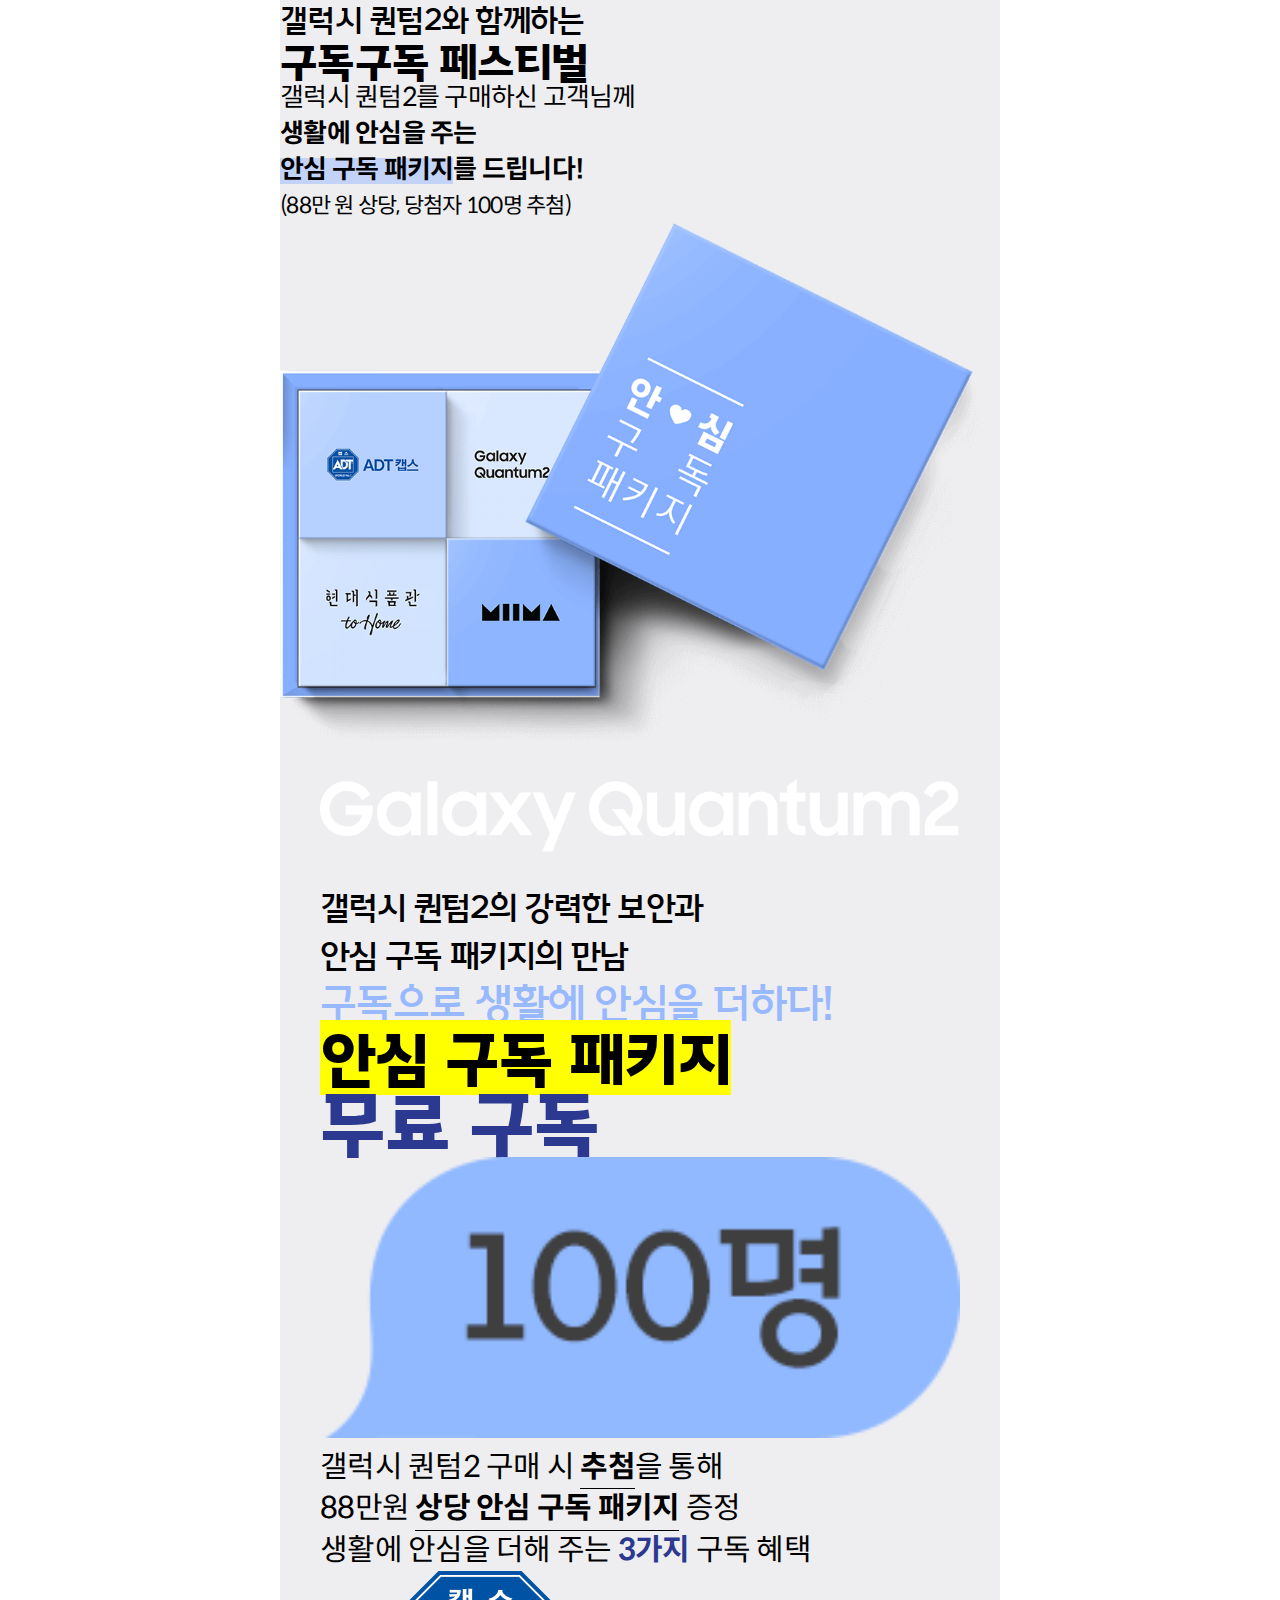
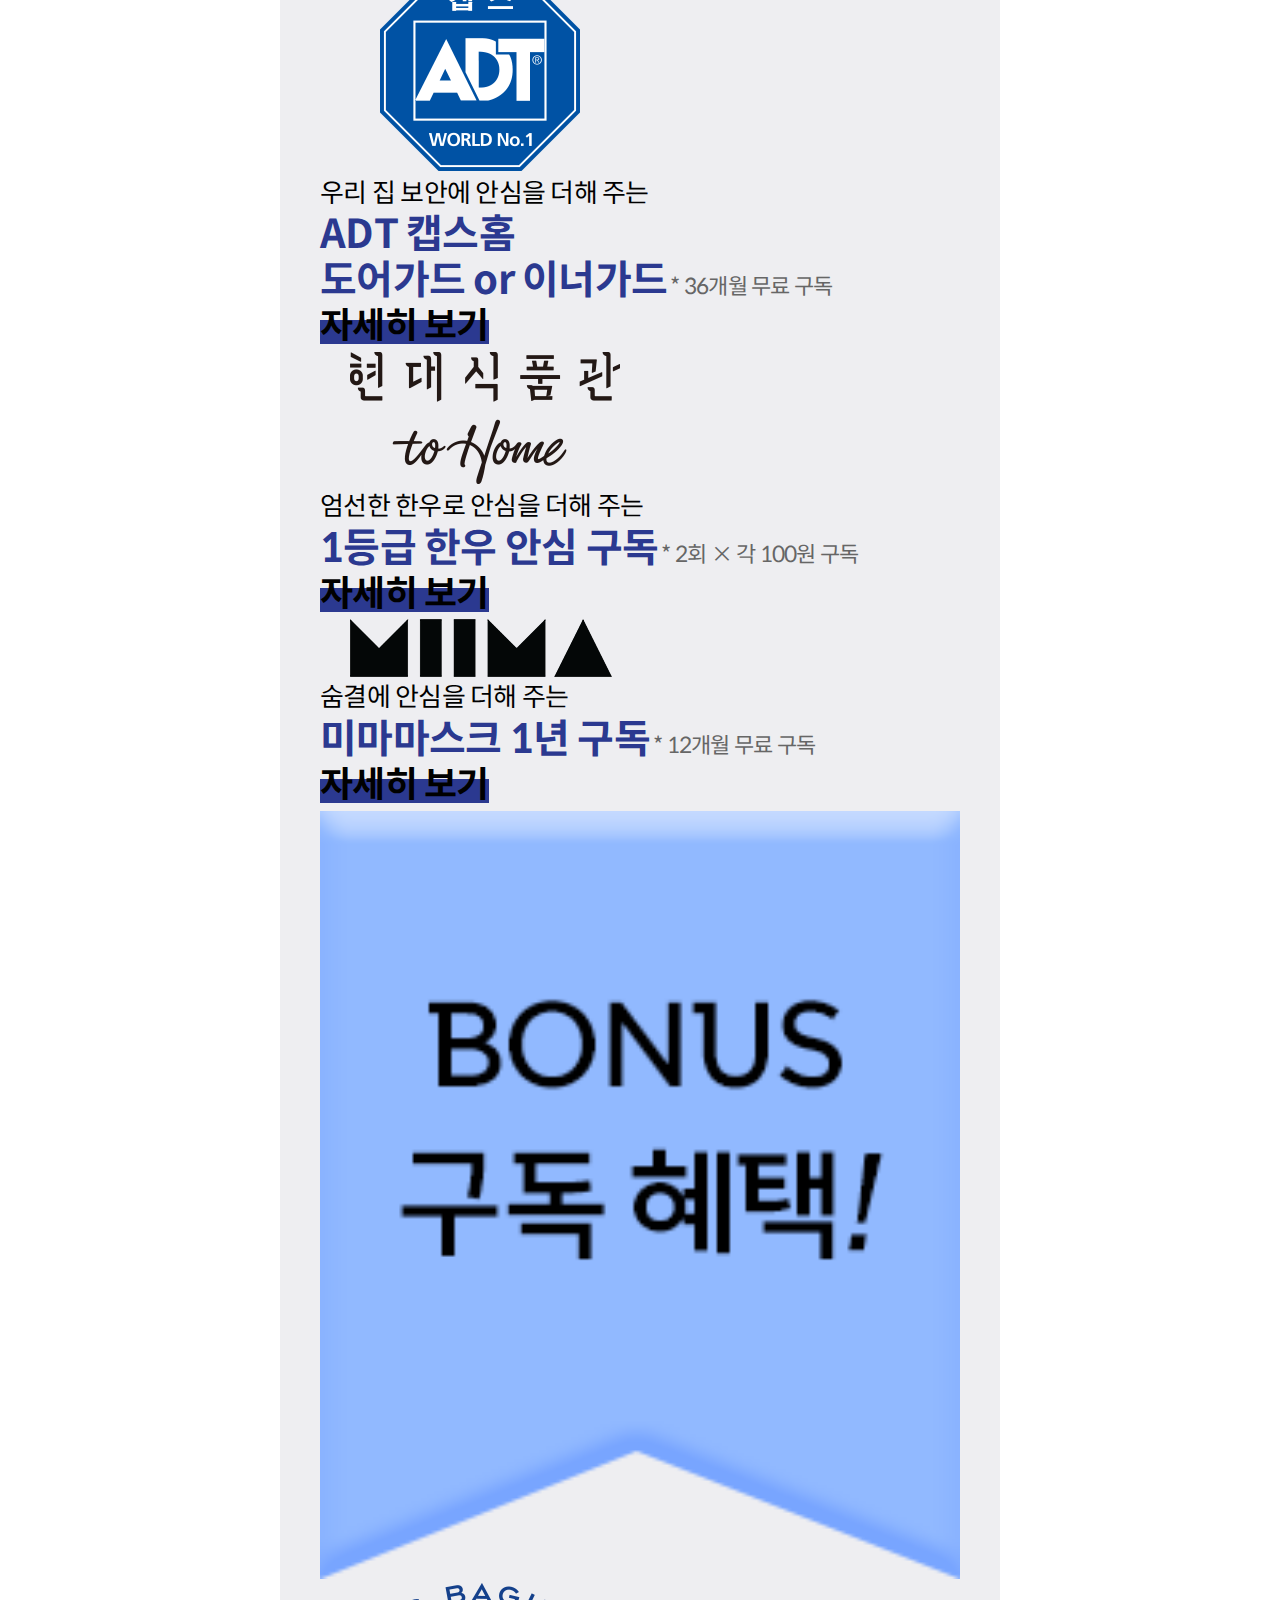
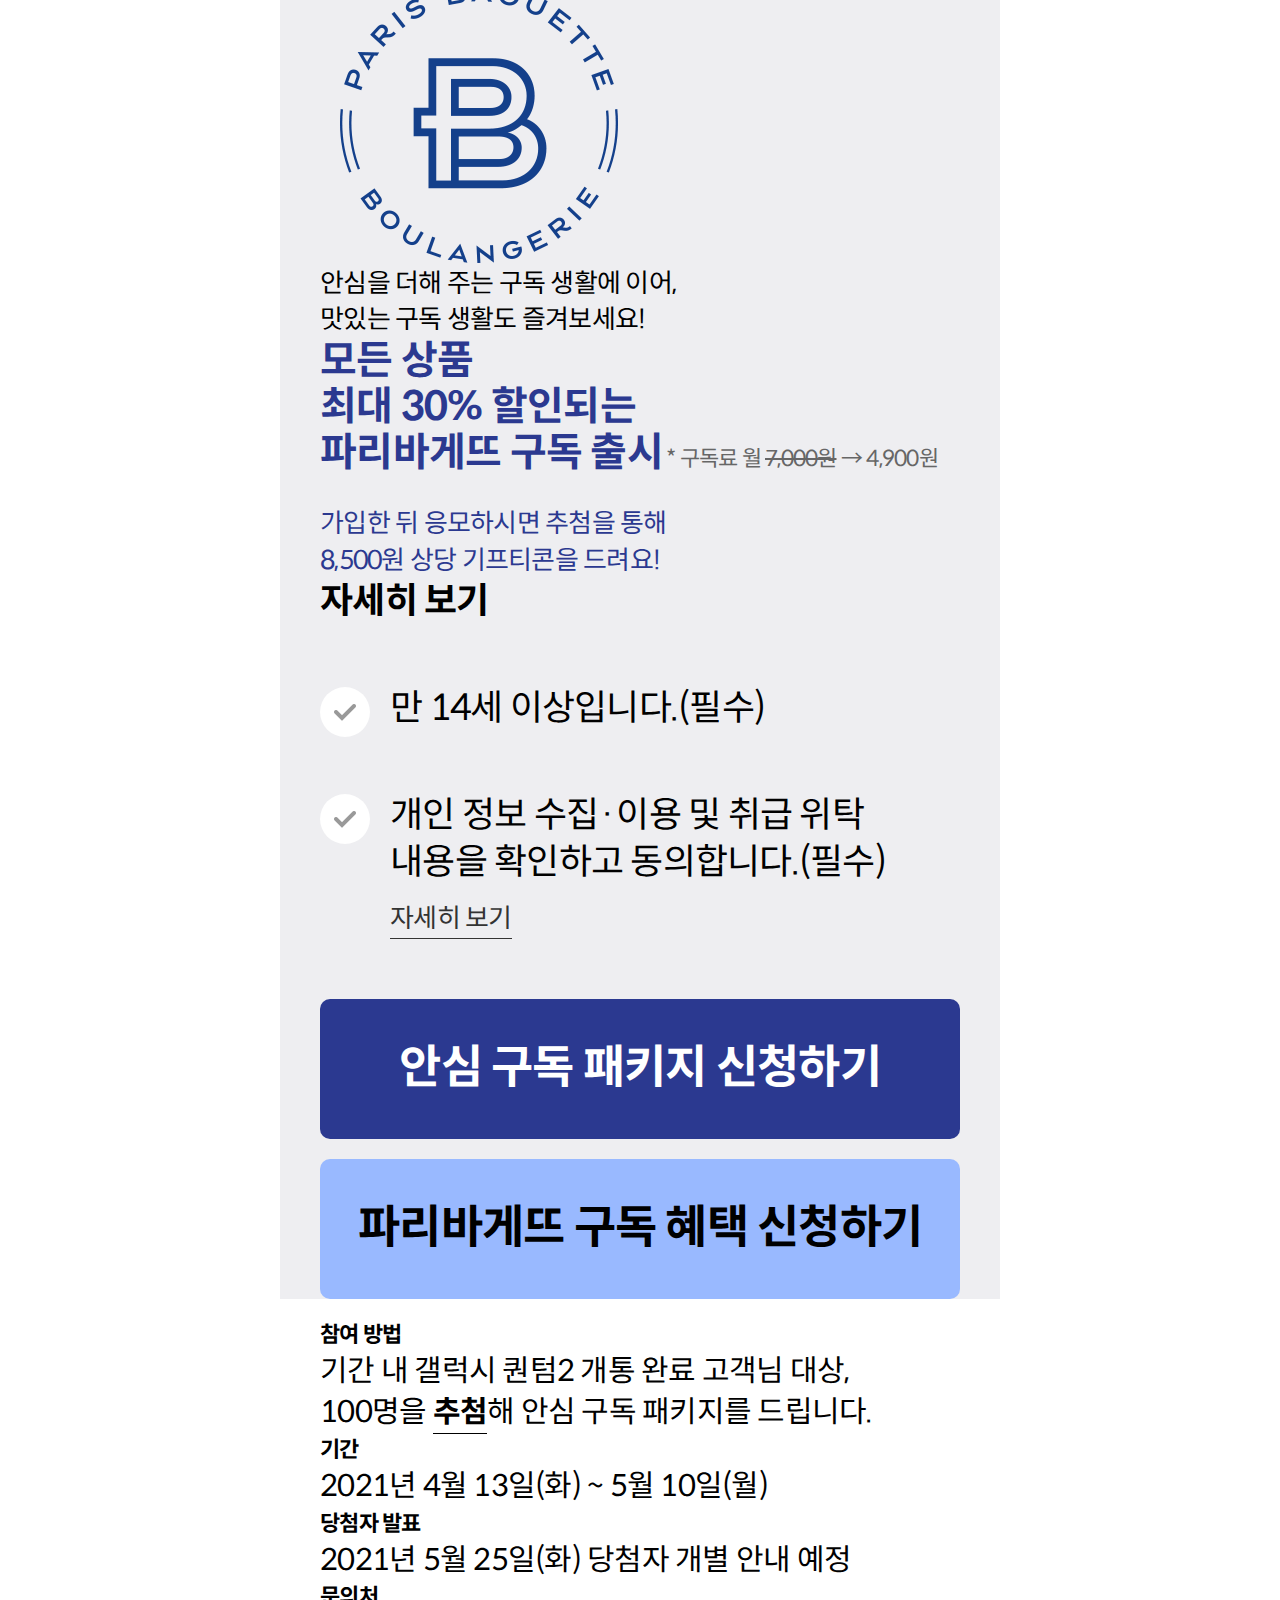
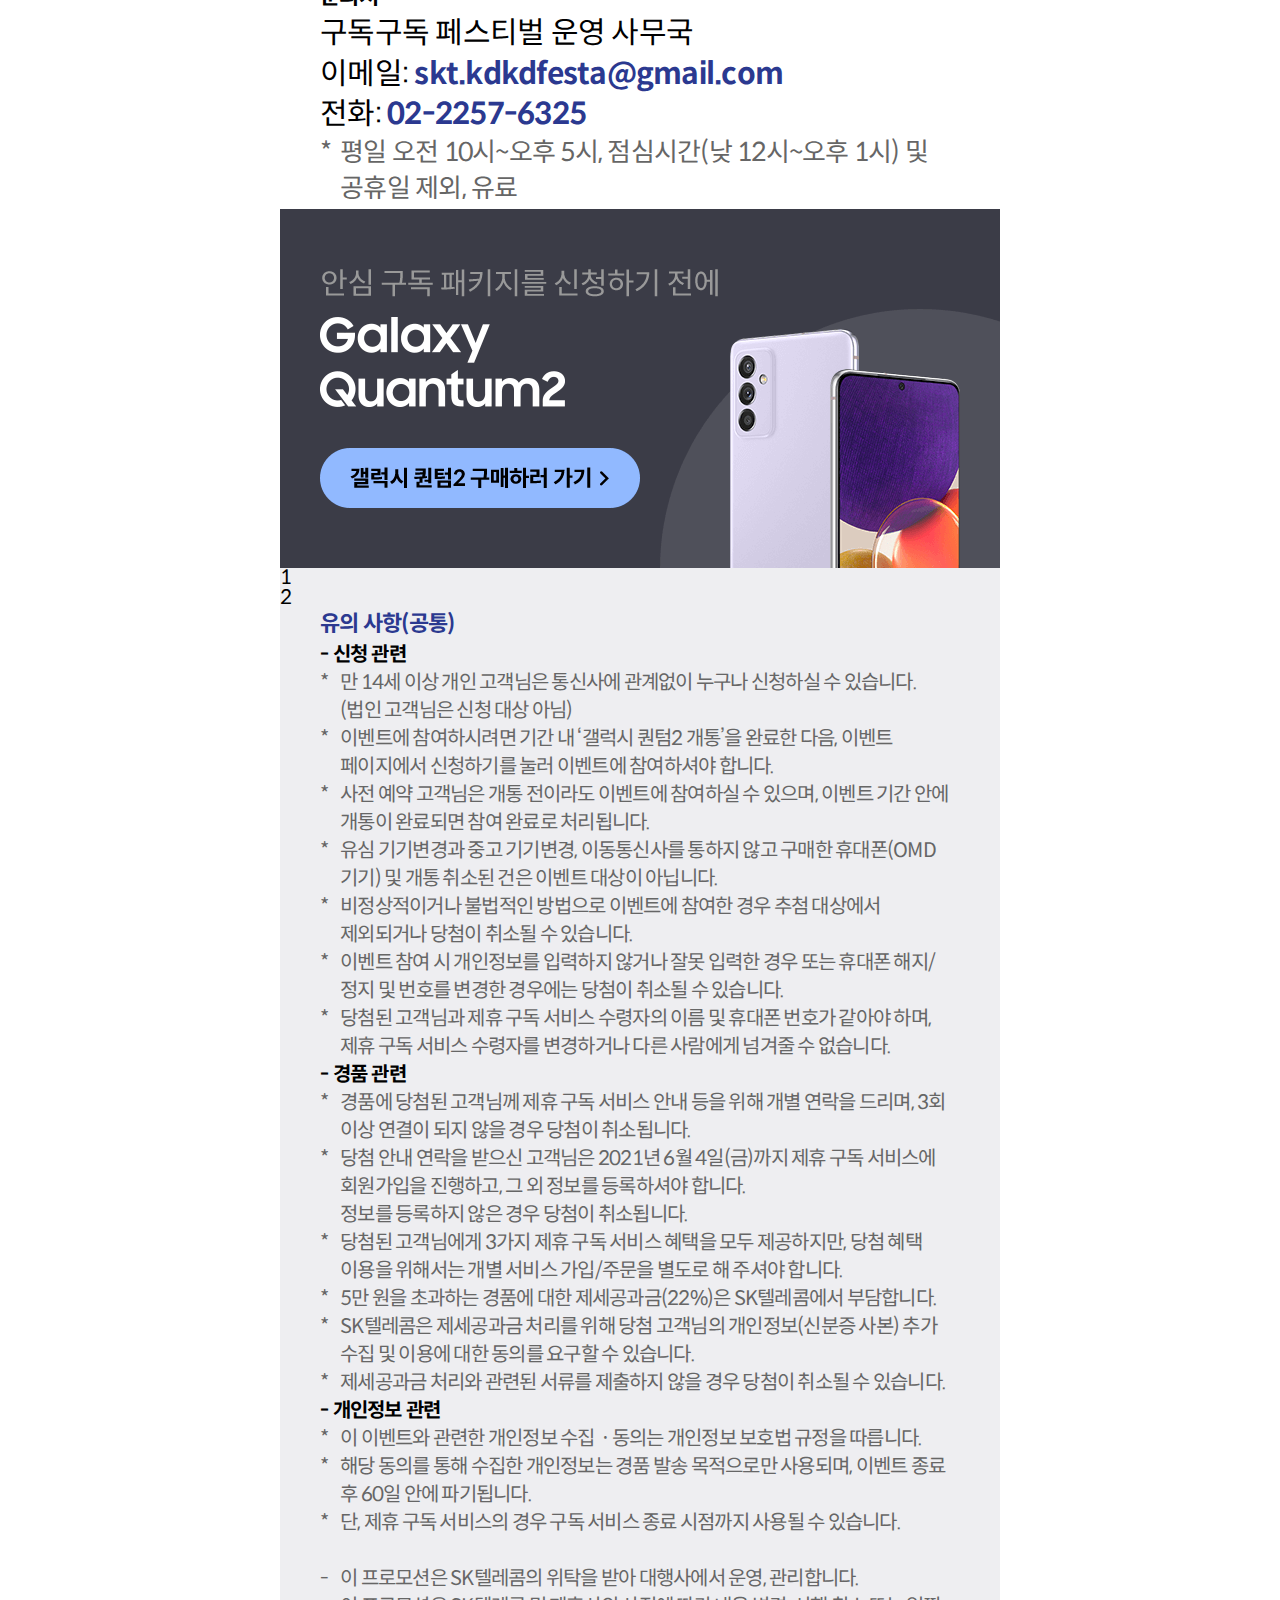
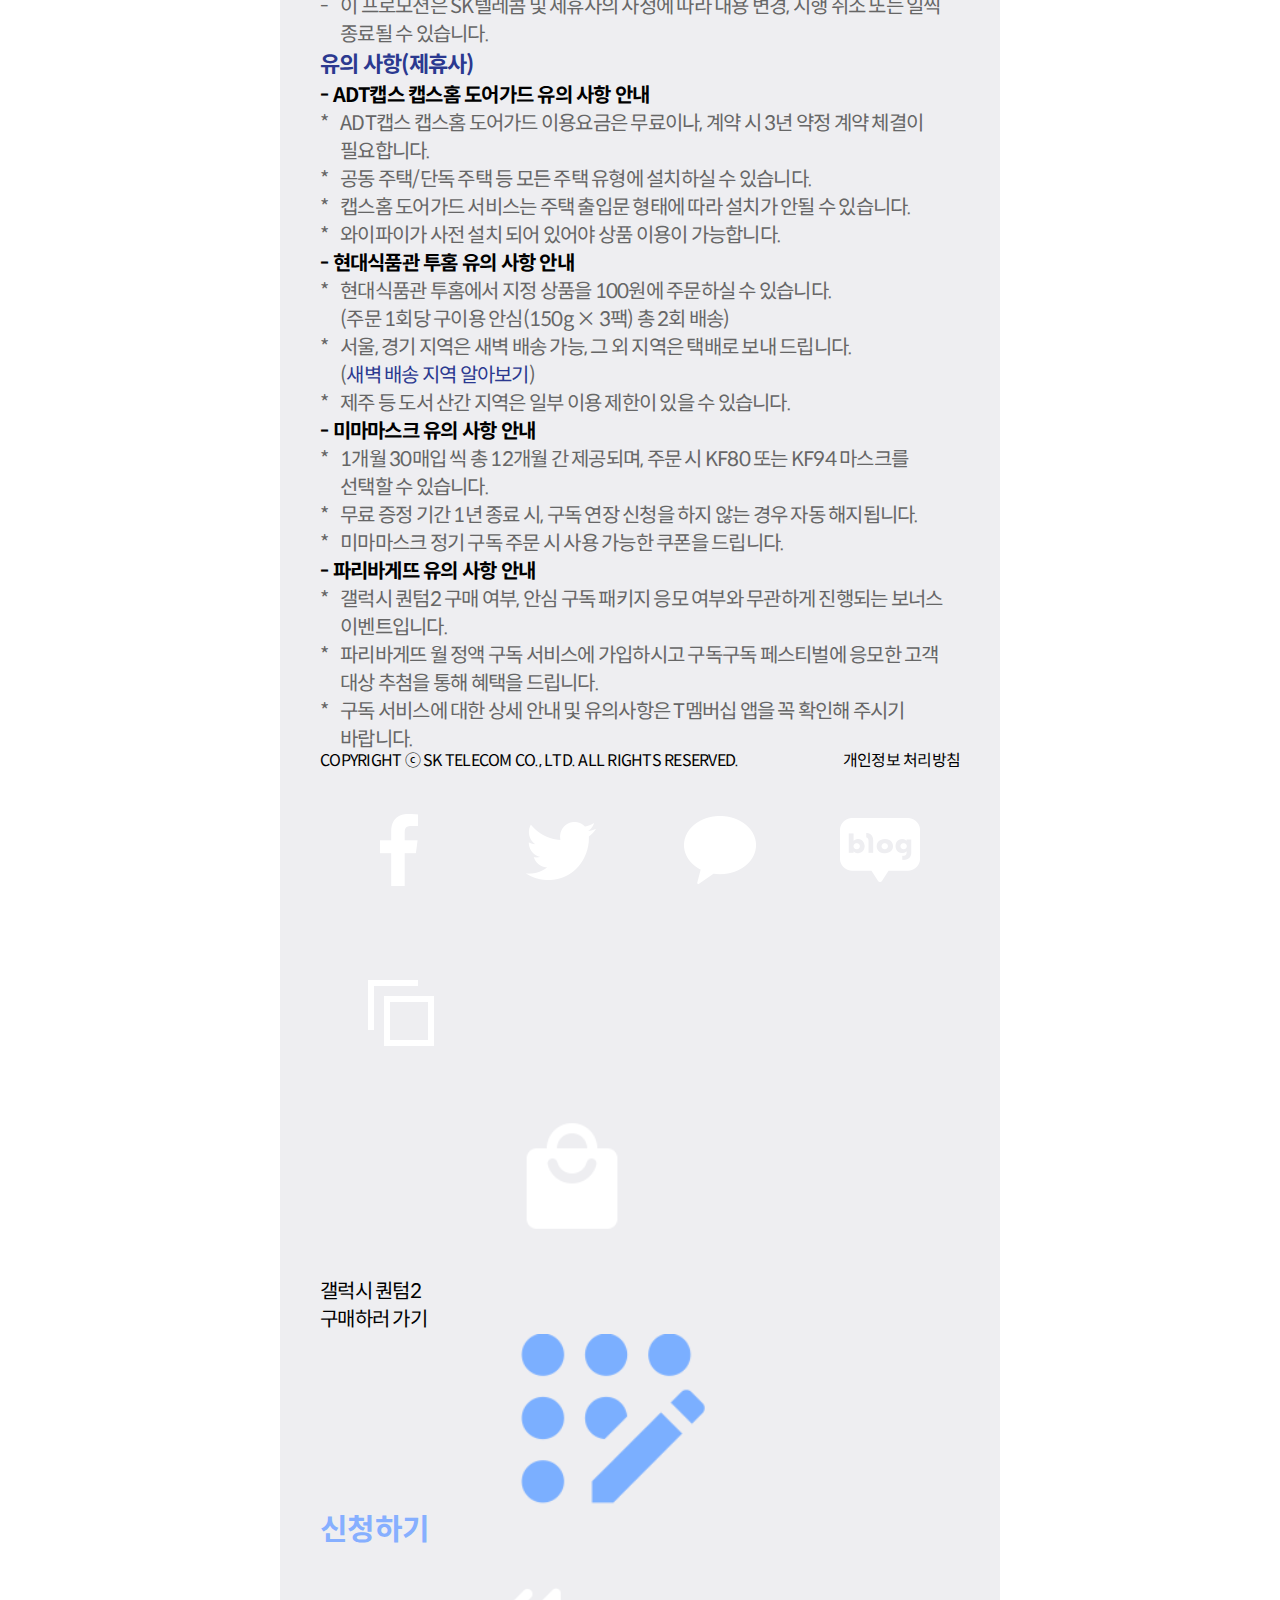
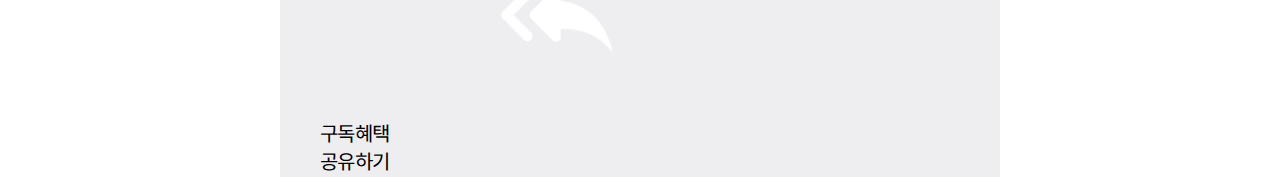
<file: views/html/index.html>
<!Doctype html>
<html lang="ko">
    <head>
        <title>갤럭시 퀀텀2와 SK텔레콤의 구독구독 페스티벌</title>
        <meta charset="utf-8">
        <meta http-equiv="x-ua-compatible" content="IE=edge">
        <meta name="viewport" content="width=device-width, initial-scale=1.0, maximum-scale=1.0, minimum-scale=1.0, user-scalable=no">
        <meta name="format-detection" content="telephone=no"> <!-- remove phone number style in micrtEdge -->
        <meta name="author" content="univEBIZ_ZOoOe">
        <meta name="keywords" content="구독구독, 구독구독 페스티벌, SK텔레콤 구독 서비스, 구독 서비스">
        <meta name="description" content="갤럭시 퀀텀2 구매하고 생활에 안심을 더해 줄 구독 혜택을 만나 보세요">

        <meta property="og:type" content="website">
        <meta property="og:url" content="">
        <meta property="og:site_name" content="" >
        <meta property="og:title" content="갤럭시 퀀텀2와 SK텔레콤의 구독구독 페스티벌">
        <meta property="og:description" content="갤럭시 퀀텀2 구매하고 생활에 안심을 더해 줄 구독 혜택을 만나 보세요">
        <meta property="og:image" content="../../content/images/og.png">
        <meta property="og:image:width" content="600">
        <meta property="og:image:height" content="315">
        
        <meta name="twitter:card" content="summary">
        <meta name="twitter:site" content="">
        <meta property="twitter:title" content="갤럭시 퀀텀2와 SK텔레콤의 구독구독 페스티벌">
        <meta property="twitter:description" content="갤럭시 퀀텀2 구매하고 생활에 안심을 더해 줄 구독 혜택을 만나 보세요">
        <meta property="twitter:image" content="../../content/images/og.png">
        
        <link rel="icon" type="image/x-icon" href="../../content/images/favicon.ico">
        <link rel="shortcut icon" type="image/x-icon" href="../../content/images/favicon.ico">

        <link href="../../content/styles/slick.css" rel="stylesheet">
        <link href="../../content/styles/style.css" rel="stylesheet">
        <link href="../../content/styles/content.css" rel="stylesheet">

        <script src="../../content/scripts/jquery-3.5.1.min.js"></script>
    </head>
    <body>
        <div id="wrap">
            <!-- main START -->
            <main>
                <article class="vsl-area">
                    <div class="vsl-tit-box">
                        <strong class="vsl-subtit tg-fw500 fs30">갤럭시 퀀텀2와 함께하는</strong>
                        <h1 class="vsl-tit tg-fw700">
                           <strong class="vsl-tit-row__top"><span>구독</span><span>구독</span></strong>
                           <strong class="vsl-tit-row__btm">페스티벌</strong>    
                        </h1>
                    </div> <!-- //visual title box -->
                    <div class="vsl-txt-box">
                        <p class="vsl-txt fs26">갤럭시 퀀텀2를 구매하신 고객님께<br><strong>생활에 안심을 주는<br><mark class="highlight-txt">안심 구독 패키지</mark>를 드립니다!</strong></p>
                        <p class="vsl-txt fs22">(88만 원 상당, 당첨자 100명 추첨)</p>
                    </div> <!-- //visual text box -->
                    <figure class="vsl-fig-box">
                        <img src="../../content/images/visual-box.png" alt="안심 구독 패키지 박스 이미지 - ADT캡스, Galaxy A Quantum 2, 현대식품관 to Home, 미마마스크">
                    </figure> <!-- visual figure box -->
                </article> <!-- //visual area -->
                <article class="copy-area">
                    <div class="grid">
                        <h2 class="copy-tit"><img src="../../content/images/copy-quantum-logo.png" alt="Galaxy Quantum2 로고" class="copy-tit-logo"></h2>
                        <p class="copy-txt tg-fw500 fs32">갤럭시 퀀텀2의 강력한 보안과<br>안심 구독 패키지의 만남<br><strong class="tg-fw500 fs40 fc-skyblue">구독으로 생활에 안심을 더하다!</strong></p>
                    </div> <!-- //grid -->
                </article> <!-- //copy area -->
                <article class="intro-area lightgrey">
                    <div class="grid">
                        <div class="intro-hd">
                            <h2 class="intro-hd-tit tg-fw700">
                                <div class="intro-hd-tit-row">
                                    <mark class="intro-hd-tit__liner fs58"><span>안심 구독 패키지</span></mark>
                                </div>
                                <div class="intro-hd-tit-row">
                                    <strong class="intro-hd-tit__em fc-indigo fs70">무료 구독 <i ><img src="../../content/images/intro-title-100people.png" alt="100명"></i></strong>
                                </div>
                            </h2>
                            <p class="intro-hd-txt fs30">갤럭시 퀀텀2 구매 시 <strong class="em-line-txt">추첨</strong>을 통해<br>88만원 <strong class="em-line-txt">상당 안심 구독 패키지</strong> 증정</p>
                            <div class="intro-hd-bubble">
                                <p class="fs30">생활에 안심을 더해 주는 <strong class="fc-indigo">3가지</strong> 구독 혜택</p>
                            </div>
                        </div> <!-- //intro header -->
                        <div class="brand-box-list">
                            <div class="brand-box">
                                <dl class="brand-dl flex-box flex-align__cnt">
                                    <dt><img src="../../content/images/brand-logo-adt.png" alt="ADT 캡스 로고"></dt>
                                    <dd>
                                        <p class="brand-dl-copy fs26">우리 집 보안에 안심을 더해 주는</p>
                                        <strong class="brand-dl-tit fs40 fc-indigo">ADT 캡스홈<br>도어가드 or 이너가드</strong>
                                        <span class="brand-dl-desc fs22 fc-grey">* 36개월 무료 구독</span>
                                    </dd>
                                </dl>
                                <a href="javascript:void(0);" class="brand-detail-btn indigo" onclick="clickModal(this)" data-modal="modalBrandADT"><span class="label fw700 fs36">자세히 보기</span></a>
                            </div> <!-- //intro button : ADT 캡스홈 -->
                            <div class="brand-box">
                                <dl class="brand-dl flex-box flex-align__cnt">
                                    <dt><img src="../../content/images/brand-logo-hyundai.png" alt="현대식품관 to Home 로고"></dt>
                                    <dd>
                                        <p class="brand-dl-copy fs26">엄선한 한우로 안심을 더해 주는</p>
                                        <strong class="brand-dl-tit fs40 fc-indigo">1등급 한우 안심 구독</strong>
                                        <span class="brand-dl-desc pt10 fs22 fc-grey">* 2회 × 각 100원 구독</span>
                                    </dd>
                                </dl>
                                <a href="javascript:void(0);" class="brand-detail-btn indigo" onclick="clickModal(this)" data-modal="modalBrandHyundai"><span class="label fw700 fs36">자세히 보기</span></a>
                            </div> <!-- //intro button : 현대식품관 to Home -->
                            <div class="brand-box">
                                <dl class="brand-dl flex-box flex-align__cnt">
                                    <dt><img src="../../content/images/brand-logo-miima.png" alt="MIIMA 로고"></dt>
                                    <dd>
                                        <p class="brand-dl-copy fs26">숨결에 안심을 더해 주는</p>
                                        <strong class="brand-dl-tit fs40 fc-indigo">미마마스크 1년 구독</strong>
                                        <span class="brand-dl-desc pt10 fs22 fc-grey">* 12개월 무료 구독</span>
                                    </dd>
                                </dl>
                                <a href="javascript:void(0);" class="brand-detail-btn indigo" onclick="clickModal(this)" data-modal="modalBrandMiima"><span class="label fw700 fs36">자세히 보기</span></a>
                            </div> <!-- //intro button : 미마 마스크 -->
                            <div class="brand-box bonus-brand-box">
                                <i class="brand-label"><img src="../../content/images/brand-bunus-label.png" alt="BONUS 구독 혜택!"></i>
                                <dl class="brand-dl flex-box flex-align__cnt">
                                    <dt><img src="../../content/images/brand-logo-pb.png" alt="파리바케트 로고"></dt>
                                    <dd>
                                        <p class="brand-dl-copy fs26">안심을 더해 주는 구독 생활에 이어,<br>맛있는 구독 생활도 즐겨보세요!</p>
                                        <strong class="brand-dl-tit fs40 fc-indigo">모든 상품<br>최대 30% 할인되는<br>파리바게뜨 구독 출시</strong>
                                        <span class="brand-dl-desc fs22 fc-grey">* 구독료 월 <span class="delete-txt">7,000원</span> → 4,900원</span>
                                        <p class="brand-dl-desc pt30 fs26 fc-indigo">가입한 뒤 응모하시면 추첨을 통해<br>8,500원 상당 기프티콘을 드려요!</p>
                                    </dd>
                                </dl>
                                <a href="javascript:void(0);" class="brand-detail-btn" onclick="clickModal(this)" data-modal="modalBrandPB"><span class="label fw700 fs36">자세히 보기</span></a>
                            </div> <!-- //intro button : 파리바케트 -->
                        </div> <!-- //intro button list (GA통계를 위해 ul, li태그 사용하지 않음) -->
                        <div class="apply-agree-form">
                            <div class="form-row">
                                <div class="form-input-check">
                                    <input type="checkbox" id="applyAgree1">
                                    <label class="fs36" for="applyAgree1">만 14세 이상입니다.(필수)</label>
                                </div>
                            </div>
                            <div class="form-row">
                                <div class="form-input-check">
                                    <input type="checkbox" id="applyAgree2">
                                    <label class="fs36" for="applyAgree2">개인 정보 수집·이용 및 취급 위탁<br>내용을 확인하고 동의합니다.(필수)</label>
                                    <a href="javascript:void(0);" class="form-check-detail-btn fs26" onclick="clickModal(this);" data-modal="modalPolicy">자세히 보기</a>
                                </div>
                            </div>
                            <div class="form-row">
                                <a href="javascript:void(0);" class="rect-btn__primary fc-white indigo" onclick="clickModal(this);" data-modal="modalApply">안심 구독 패키지 신청하기</a>
                                <a href="javascript:void(0);" class="rect-btn__primary mt20 skyblue" onclick="clickModal(this);" data-modal="modalPBApply">파리바게뜨 구독 혜택 신청하기</a>
                            </div>
                        </div> <!-- //apply form -->
                    </div> <!-- //grid -->
                </article> <!-- //intro area -->
                <article class="guide-area white"> <!-- 0406 zoe 수정 : 클래스 white 추가 -->
                    <div class="grid">
                        <h2 class="txt-hidden">참여 방법, 기간, 당첨자 발표, 문의처</h2>
                        <dl class="guide-dl">
                            <dt class="guide-tit fw700 fs22">참여 방법</dt>
                            <dd class="guide-cont">
                                <p class="fs30">기간 내 갤럭시 퀀텀2 개통 완료 고객님 대상,<br>100명을 <strong class="em-line-txt">추첨</strong>해 안심 구독 패키지를 드립니다.</p>
                            </dd>
                        </dl> <!-- //guide dl : 참여 방법 -->
                        <dl class="guide-dl">
                            <dt class="guide-tit fw700 fs22">기간</dt>
                            <dd class="guide-cont">
                                <p class="fs30">2021년 4월 13일(화) ~ 5월 10일(월)</p>
                            </dd>
                        </dl> <!-- //guide dl : 기간 -->
                        <dl class="guide-dl">
                            <dt class="guide-tit fw700 fs22">당첨자 발표</dt>
                            <dd class="guide-cont">
                                <p class="fs30">2021년 5월 25일(화) 당첨자 개별 안내 예정</p>
                            </dd>
                        </dl> <!-- //guide dl : 당첨자 발표 -->
                        <dl class="guide-dl">
                            <dt class="guide-tit fw700 fs22">문의처</dt>
                            <dd class="guide-cont">
                                <p class="fs30">구독구독 페스티벌 운영 사무국<br>이메일: <strong class="fc-indigo">skt.kdkdfesta@gmail.com</strong><br>전화: <strong class="fc-indigo">02-2257-6325</strong></p>
                                <p class="txt-indent fs26 fc-grey"><i class="mark">*</i>평일 오전 10시~오후 5시, 점심시간(낮 12시~오후 1시) 및<br>공휴일 제외, 유료</p>
                            </dd>
                        </dl> <!-- //guide dl : 문의처 -->
                    </div> <!-- //grid -->
                </article> <!-- //guide area -->
                <div class="banner-area">
                    <div class="banner-slider">
                        <div class="banner-item">
                            <a href="https://shop.tworld.co.kr/exhibition/view?exhibitionId=P00000184" target="_blank" title="T다이렉트샵으로 이동 (새 창 이동)" class="pc-show"><img src="../../content/images/banner-galaxy.png" alt="안심 구독 패키지를 신청하기 전에 갤럭시 퀀텀2 구매하러 가기 (새 창 이동)"></a>
                            <a href="https://m.shop.tworld.co.kr/exhibition/view?exhibitionId=P00000184" target="_blank" title="T다이렉트샵으로 이동 (새 창 이동)" class="mo-show"><img src="../../content/images/banner-galaxy.png" alt="안심 구독 패키지를 신청하기 전에 갤럭시 퀀텀2 구매하러 가기 (새 창 이동)"></a>
                        </div>
                        <div class="banner-item">
                            <a href="http://www.sktmembership.co.kr:90/benefit/subscription/subscriptionMain.do" target="_blank" title="파리바게뜨 구독 서비스 가입하러 가기 (새 창 이동)"><img src="../../content/images/banner-pb.png" alt="안심 구독 패키지를 신청하기 전에 갤럭시 퀀텀2 구매하러 가기 (새 창 이동)"></a>
                        </div>
                    </div>
                </div> <!-- //banner area -->
                <article class="caution-area lightgrey">
                    <div class="grid">
                        <h3 class="caution-hd-tit fs22 fc-indigo">유의 사항(공통)</h3>
                        <dl class="caution-dl">
                            <dt class="caution-tit fw700 fs20">- 신청 관련</dt>
                            <dd class="caution-cont">
                                <p class="txt-indent fs20 fc-grey"><i class="mark">*</i>만 14세 이상 개인 고객님은 통신사에 관계없이 누구나 신청하실 수 있습니다.<br>(법인 고객님은 신청 대상 아님)</p>
                                <p class="txt-indent fs20 fc-grey"><i class="mark">*</i>이벤트에 참여하시려면 기간 내 ‘갤럭시 퀀텀2 개통’을 완료한 다음, 이벤트 페이지에서 신청하기를 눌러 이벤트에 참여하셔야 합니다.</p>
                                <p class="txt-indent fs20 fc-grey"><i class="mark">*</i>사전 예약 고객님은 개통 전이라도 이벤트에 참여하실 수 있으며, 이벤트 기간 안에 개통이 완료되면 참여 완료로 처리됩니다.</p>
                                <p class="txt-indent fs20 fc-grey"><i class="mark">*</i>유심 기기변경과 중고 기기변경, 이동통신사를 통하지 않고 구매한 휴대폰(OMD 기기) 및 개통 취소된 건은 이벤트 대상이 아닙니다.</p>
                                <p class="txt-indent fs20 fc-grey"><i class="mark">*</i>비정상적이거나 불법적인 방법으로 이벤트에 참여한 경우 추첨 대상에서 제외되거나 당첨이 취소될 수 있습니다.</p>
                                <p class="txt-indent fs20 fc-grey"><i class="mark">*</i>이벤트 참여 시 개인정보를 입력하지 않거나 잘못 입력한 경우 또는 휴대폰 해지/정지 및 번호를 변경한 경우에는 당첨이 취소될 수 있습니다.</p>
                                <p class="txt-indent fs20 fc-grey"><i class="mark">*</i>당첨된 고객님과 제휴 구독 서비스 수령자의 이름 및 휴대폰 번호가 같아야 하며, 제휴 구독 서비스 수령자를 변경하거나 다른 사람에게 넘겨줄 수 없습니다.</p>
                            </dd>
                        </dl> <!-- //신청 관련 -->
                        <dl class="caution-dl">
                            <dt class="caution-tit fw700 fs20">- 경품 관련</dt>
                            <dd class="caution-cont">
                                <p class="txt-indent fs20 fc-grey"><i class="mark">*</i>경품에 당첨된 고객님께 제휴 구독 서비스 안내 등을 위해 개별 연락을 드리며, 3회 이상 연결이 되지 않을 경우 당첨이 취소됩니다.</p>
                                <p class="txt-indent fs20 fc-grey"><i class="mark">*</i>당첨 안내 연락을 받으신 고객님은 2021년 6월 4일(금)까지 제휴 구독 서비스에 회원가입을 진행하고, 그 외 정보를 등록하셔야 합니다.<br>정보를 등록하지 않은 경우 당첨이 취소됩니다.</p>
                                <p class="txt-indent fs20 fc-grey"><i class="mark">*</i>당첨된 고객님에게 3가지 제휴 구독 서비스 혜택을 모두 제공하지만, 당첨 혜택 이용을 위해서는 개별 서비스 가입/주문을 별도로 해 주셔야 합니다.</p>
                                <p class="txt-indent fs20 fc-grey"><i class="mark">*</i>5만 원을 초과하는 경품에 대한 제세공과금(22%)은 SK텔레콤에서 부담합니다.</p>
                                <p class="txt-indent fs20 fc-grey"><i class="mark">*</i>SK텔레콤은 제세공과금 처리를 위해 당첨 고객님의 개인정보(신분증 사본) 추가 수집 및 이용에 대한 동의를 요구할 수 있습니다.</p>
                                <p class="txt-indent fs20 fc-grey"><i class="mark">*</i>제세공과금 처리와 관련된 서류를 제출하지 않을 경우 당첨이 취소될 수 있습니다.</p>
                            </dd>
                        </dl> <!-- //경품 관련 -->
                        <dl class="caution-dl">
                            <dt class="caution-tit fw700 fs20">- 개인정보 관련</dt>
                            <dd class="caution-cont">
                                <p class="txt-indent fs20 fc-grey"><i class="mark">*</i>이 이벤트와 관련한 개인정보 수집ㆍ동의는 개인정보 보호법 규정을 따릅니다.</p>
                                <p class="txt-indent fs20 fc-grey"><i class="mark">*</i>해당 동의를 통해 수집한 개인정보는 경품 발송 목적으로만 사용되며, 이벤트 종료 후 60일 안에 파기됩니다.</p>
                                <p class="txt-indent fs20 fc-grey"><i class="mark">*</i>단, 제휴 구독 서비스의 경우 구독 서비스 종료 시점까지 사용될 수 있습니다.<br><br></p>
                                <p class="txt-indent fs20 fc-grey"><i class="mark">-</i>이 프로모션은 SK텔레콤의 위탁을 받아 대행사에서 운영, 관리합니다.</p>
                                <p class="txt-indent fs20 fc-grey"><i class="mark">-</i>이 프로모션은 SK텔레콤 및 제휴사의 사정에 따라 내용 변경, 시행 취소 또는 일찍 종료될 수 있습니다.</p>
                            </dd>
                        </dl> <!-- //개인정보 관련 -->
                        <h3 class="caution-hd-tit fs22 fc-indigo">유의 사항(제휴사)</h3>
                        <dl class="caution-dl">
                            <dt class="caution-tit fw700 fs20">- ADT캡스 캡스홈 도어가드 유의 사항 안내</dt>
                            <dd class="caution-cont">
                                <p class="txt-indent fs20 fc-grey"><i class="mark">*</i>ADT캡스 캡스홈 도어가드 이용요금은 무료이나, 계약 시 3년 약정 계약 체결이 필요합니다.</p>
                                <p class="txt-indent fs20 fc-grey"><i class="mark">*</i>공동 주택/단독 주택 등 모든 주택 유형에 설치하실 수 있습니다.</p>
                                <p class="txt-indent fs20 fc-grey"><i class="mark">*</i>캡스홈 도어가드 서비스는 주택 출입문 형태에 따라 설치가 안될 수 있습니다.</p>
                                <p class="txt-indent fs20 fc-grey"><i class="mark">*</i>와이파이가 사전 설치 되어 있어야 상품 이용이 가능합니다.</p>
                            </dd>
                        </dl> <!-- //ADT캡스 캡스홈 도어가드 유의 사항 안내 -->
                        <dl class="caution-dl">
                            <dt class="caution-tit fw700 fs20">- 현대식품관 투홈 유의 사항 안내</dt>
                            <dd class="caution-cont">
                                <p class="txt-indent fs20 fc-grey"><i class="mark">*</i>현대식품관 투홈에서 지정 상품을 100원에 주문하실 수 있습니다.<br>(주문 1회당 구이용 안심(150g × 3팩) 총 2회 배송)</p>
                                <p class="txt-indent fs20 fc-grey"><i class="mark">*</i>서울, 경기 지역은 새벽 배송 가능, 그 외 지역은 택배로 보내 드립니다.<br>(<a href="https://tohome.thehyundai.com/event/mk/mkf/gnrlEvnt.do;EVENT_JSESSIONID=h0uQ9omZyjMY_qS1TfDk_gfdmYd0x10fWRQRmIIAjjchxp8amtm9!610056133?UseCache=Y&evntNo=00000007&dlvUse=Y&ga_param=dwMainSq" target="_blank" title="새벽 배송 지역 알아보기 (새 창 이동)" class="fc-indigo caution-link">새벽 배송 지역 알아보기</a>)</p>
                                <p class="txt-indent fs20 fc-grey"><i class="mark">*</i>제주 등 도서 산간 지역은 일부 이용 제한이 있을 수 있습니다.</p>
                            </dd>
                        </dl> <!-- //현대백화점 투홈 유의 사항 안내 -->
                        <dl class="caution-dl">
                            <dt class="caution-tit fw700 fs20">- 미마마스크 유의 사항 안내</dt>
                            <dd class="caution-cont">
                                <p class="txt-indent fs20 fc-grey"><i class="mark">*</i>1개월 30매입 씩 총 12개월 간 제공되며, 주문 시 KF80 또는 KF94 마스크를 선택할 수 있습니다.</p>
                                <p class="txt-indent fs20 fc-grey"><i class="mark">*</i>무료 증정 기간 1년 종료 시, 구독 연장 신청을 하지 않는 경우 자동 해지됩니다.</p>
                                <p class="txt-indent fs20 fc-grey"><i class="mark">*</i>미마마스크 정기 구독 주문 시 사용 가능한 쿠폰을 드립니다.</p>
                            </dd>
                        </dl> <!-- //미마마스크 유의 사항 안내 -->
                        <dl class="caution-dl">
                            <dt class="caution-tit fw700 fs20">- 파리바게뜨 유의 사항 안내</dt>
                            <dd class="caution-cont">
                                <p class="txt-indent fs20 fc-grey"><i class="mark">*</i>갤럭시 퀀텀2 구매 여부, 안심 구독 패키지 응모 여부와 무관하게 진행되는 보너스 이벤트입니다.</p>
                                <p class="txt-indent fs20 fc-grey"><i class="mark">*</i>파리바게뜨 월 정액 구독 서비스에 가입하시고 구독구독 페스티벌에 응모한 고객 대상 추첨을 통해 혜택을 드립니다.</p>
                                <p class="txt-indent fs20 fc-grey"><i class="mark">*</i>구독 서비스에 대한 상세 안내 및 유의사항은 T멤버십 앱을 꼭 확인해 주시기 바랍니다.</p>
                            </dd>
                        </dl> <!-- //파리바게트 유의 사항 안내 -->
                    </div> <!-- //grid -->
                </article> <!-- //caution area -->
            </main>
            <!-- //main END -->
            <!-- footer START -->
            <footer class="lightgrey">
                <div class="grid">
                    <div class="ft-info-box flex-box flex-spc__btw">
                        <p class="ft-info__txt fs16">COPYRIGHT ⓒ SK TELECOM CO., LTD. ALL RIGHTS RESERVED.</p>
                        <a href="policy.html" class="ft-info__btn fs16">개인정보 처리방침</a>
                    </div>
                </div> <!-- //grid -->
            </footer>
            <!-- //footer END -->
            <div class="float-cta-box">
                <div class="grid">
                    <ul class="float-share-list flex-box flex-align__cnt">
                        <li>
                            <a href="javascript:void(0);" title="페이스북으로 공유하기 (새 창 이동)" class="float-share-btn active-delay200"><img src="../../content/images/float-share-facebook.png" alt="페이스북 아이콘"></a>
                        </li>
                        <li>
                            <a href="javascript:void(0);" title="트위터로 공유하기 (새 창 이동)" class="float-share-btn active-delay150"><img src="../../content/images/float-share-twitter.png" alt="트위터 아이콘"></a>
                        </li>
                        <li>
                            <a href="javascript:void(0);" title="카카오톡으로 공유하기 (새 창 이동)" class="float-share-btn active-delay100"><img src="../../content/images/float-share-kakaotalk.png" alt="카카오톡 아이콘"></a>
                        </li>
                        <li>
                            <a href="javascript:void(0);" title="블로그로 공유하기 (새 창 이동)" class="float-share-btn active-delay50"><img src="../../content/images/float-share-blog.png" alt="블로그 아이콘"></a>
                        </li>
                        <li>
                            <a href="javascript:void(0);" class="float-share-btn"><img src="../../content/images/float-share-copyurl.png" alt="URL복사 아이콘"></a>
                        </li>
                    </ul>
                    <ul class="float-cta-list flex-box">
                        <li>
                            <a href="https://shop.tworld.co.kr/exhibition/view?exhibitionId=P00000184" target="_blank" title="T다이렉트샵으로 이동 (새 창 이동)" class="float-cta-btn pc-show">
                                <i><img src="../../content/images/float-cta-buy.png" alt="갤럭시 퀀텀2 구매 아이콘"></i>
                                <strong class="label fw400 fs20">갤럭시 퀀텀2<br>구매하러 가기</strong>
                            </a>
                            <a href="https://m.shop.tworld.co.kr/exhibition/view?exhibitionId=P00000184" target="_blank" title="T다이렉트샵으로 이동 (새 창 이동)" class="float-cta-btn mo-show">
                                <i><img src="../../content/images/float-cta-buy.png" alt="갤럭시 퀀텀2 구매 아이콘"></i>
                                <strong class="label fw400 fs20">갤럭시 퀀텀2<br>구매하러 가기</strong>
                            </a>
                        </li>
                        <li>
                            <a href="javascript:void(0);" class="float-cta-btn__apply">
                                <i><img src="../../content/images/float-cta-apply.png" alt="신청하기 아이콘"></i>
                                <strong class="pt30 label fs30 fc-deepskyblue">신청하기</strong>
                            </a>
                        </li>
                        <li>
                            <a href="javascript:void(0);" class="float-cta-btn__share">
                                <i><img src="../../content/images/float-cta-share.png" alt="공유하기 아이콘"></i>
                                <strong class="label fw400 fs20">구독혜택<br>공유하기</strong>
                            </a>
                        </li>
                    </ul>
                </div> <!-- //grid -->
            </div> <!-- //floating CTA box -->
        </div> <!-- //wrap -->
        <!-- modal START -->
        <div class="modal-area" id="modalPolicy">
            <div class="modal-wrap__rlt">
                <button class="close-modal-btn"><span class="txt-hidden">개인 정보 수집·이용 및 취급 위탁 내용 레이어 팝업 닫기</span></button>
                <div class="modal-hd">
                    <h3 class="modal-hd-tit fs36">개인 정보 수집·이용 및<br>취급 위탁 내용</h3>
                </div> <!-- //modal header -->
                <div class="modal-cont">
                    <dl class="policy-wrap">
                        <dt class="policy-hd-tit pt0 fs30">개인정보의 수집 · 이용 목적 / 기간 / 수집 거부의 권리</dt>
                        <dd>
                            <table class="fs18 mt0 policy-tbl">
                                <colgroup>
                                    <col class="col33">
                                    <col class="col33">
                                    <col class="col33">
                                </colgroup>
                                <thead>
                                    <tr>
                                        <th>수집/이용 목적</th>
                                        <th>수집 항목</th>
                                        <th>보유 기간</th>
                                    </tr>
                                </thead>
                                <tbody>
                                    <tr>
                                        <td>당첨자 확인 및 안내</td>
                                        <td>이름, 휴대전화 번호</td>
                                        <td class="fc-indigo">상품 가입을 위한 고객 상담, 이벤트 종료 후 이벤트 당첨자 확인 및 응대를 위해 당첨자 발표 후 60일간 보관 후 파기</td>
                                    </tr>
                                </tbody>
                            </table>
                            <p class="policy-txt txt-indent fs20 fc-lightgrey"><i class="mark">※</i>당첨 고객에게는 경품 발송 및 제세 처리를 위한 개인정보(주소, 신분증 사본 등)를 추가 수집 및 이용에 대한 동의를 요구할 수 있습니다.</p>
                            <p class="policy-txt txt-indent fs20 fc-lightgrey"><i class="mark">※</i>이 동의는 이벤트 신청을 위한 개인정보 수집/이용에 대한 동의로서, 동의를 거부 할 권리가 있으나, 동의하지 않으실 경우 이벤트에 신청하실 수 없습니다.</p>
                            <p class="policy-txt txt-indent fs20 fc-lightgrey"><i class="mark">※</i>법령에 따른 개인정보의 수집/이용, 계약의 이행/편의증진을 위한 개인정보 처리위탁 및 개인정보처리와 관련된 일반사항은 서비스의 개인정보처리방침에 따릅니다.</p>
                        </dd>
                    </dl>
                    <dl class="policy-wrap">
                        <dt class="policy-hd-tit fs30">개인정보 처리의 위탁</dt>
                        <dd>
                            <p class="policy-txt fs20 fc-lightgrey">사무국은 원활한 개인정보 업무처리를 위하여 다음과 같이 개인정보 처리업무를 위탁하고 있습니다.<br>사무국은 위탁계약 체결 시 정보통신망법 제25조 및 개인정보 보호법 제26조에 따라 위탁업무 수행목적 외 개인정보 처리금지, 기술적·관리적 보호조치, 재위탁 제한, 수탁자에 대한 관리·감독, 손해배상 등 책임에 관한 사항을 계약서 등 문서에 명시하고, 수탁자가 개인정보를 안전하게 처리하는지를 감독하고 있습니다.<br>사무국은 위탁업무의 내용이나 수탁자가 변경될 경우에는 지체 없이 본 개인정보 처리방침을 통하여 공개하도록 하겠습니다.</p>
                            <table class="fs18 policy-tbl">
                                <colgroup>
                                    <col class="col50">
                                    <col class="col50">
                                </colgroup>
                                <thead>
                                    <tr>
                                        <th>제공받는자</th>
                                        <th>업무 내용</th>
                                    </tr>
                                </thead>
                                <tbody>
                                    <tr>
                                        <td class="txt-cnt">대학내일</td>
                                        <td>이벤트 시스템 운영, 고객상담, 경품 배송</td>
                                    </tr>
                                </tbody>
                            </table>
                            <p class="policy-txt txt-indent fs20 fc-lightgrey"><i class="mark">※</i>이 동의는 이벤트 신청을 위한 개인정보 처리위탁에 대한 동의로서, 동의를 거부 할 권리가 있으나, 동의하지 않으실 경우 이벤트에 신청하실 수 없습니다.</p>
                        </dd>
                    </dl>
                </div> <!-- //modal content --> 
            </div> <!-- //modal wrap -->
        </div> <!-- //개인 정보 수집·이용 및 취급 위탁 내용 -->
        <div class="modal-area" id="modalBrandADT">
            <div class="modal-wrap__rlt">
                <button class="close-modal-btn close-modal-btn__brand"><span class="txt-hidden">우리 집 보안에 안심을 더해 주는 안심 구독 패키지 레이어 팝업 닫기</span></button>
                <div class="modal-hd modal-hd__brand">
                    <img src="../../content/images/modal-logo-adt.png" alt="ADT 캡스 로고">
                    <h3 class="modal-hd-tit fs26">우리 집 보안에 안심을 더해 주는<br><strong class="fs30 fc-indigo">안심 구독 패키지</strong></h3>
                </div> <!-- //modal header -->
                <div class="modal-brand-wrap">
                    <img src="../../content/images/modal-view-adt.jpg" alt="ADT 캡스 소개 이미지">
                    <div class="modal-brand-hd">
                        <strong class="modal-brand-tit fs40">『ADT캡스 캡스홈 도어가드<br>or 이너가드 무료 구독』</strong>
                        <p class="modal-brand-txt fs20 fc-white">* 36개월 무료 구독(2개 상품 중 1개 선택 가입)</p>
                    </div>
                    <a href="https://www.adtcaps.co.kr/caps_home/door_guard.asp" target="_blank" title="ADT캡스 캡스홈 자세히 알아보기 (새 창 이동)" class="brand-detail-btn pc-show"><span class="label fw700 fs26">ADT캡스 캡스홈 자세히 알아보기</span></a>
                    <a href="https://m.adtcaps.co.kr/caps_home/door_guard.asp" target="_blank" title="ADT캡스 캡스홈 자세히 알아보기 (새 창 이동)" class="brand-detail-btn mo-show"><span class="label fw700 fs26">ADT캡스 캡스홈 자세히 알아보기</span></a>
                </div> <!-- //modal brand wrap -->
                <div class="modal-cont__brand pt40 pb40 fc-grey">
                    <p class="txt-indent fs20"><i class="mark">*</i>ADT캡스 캡스홈 도어가드 이용요금은 무료이나, 3년 약정 계약 체결이 필요합니다.</p>
                    <p class="txt-indent fs20"><i class="mark">*</i>공동 주택/단독 주택 등 모든 주택 유형에 설치하실 수 있습니다.</p>
                    <p class="txt-indent fs20"><i class="mark">*</i>캡스홈 도어가드 서비스는 주택 출입문 형태에 따라 설치가 안될 수 있습니다.</p>
                    <p class="txt-indent fs20"><i class="mark">*</i>와이파이가 사전 설치 되어 있어야 상품 이용이 가능합니다.</p>
                </div> <!-- //modal content : brand -->
            </div> <!-- //modal wrap -->
        </div> <!-- //자세히 보기 : ADT캡스 -->
        <div class="modal-area" id="modalBrandHyundai">
            <div class="modal-wrap__rlt">
                <button class="close-modal-btn close-modal-btn__brand"><span class="txt-hidden">엄선한 한우로 안심을 더해 주는 안심 구독 패키지 레이어 팝업 닫기</span></button>
                <div class="modal-hd modal-hd__brand">
                    <img src="../../content/images/modal-logo-hyundai.png" alt="현대식품관 to Home 로고">
                    <h3 class="modal-hd-tit fs26">엄선한 한우로 안심을 더해 주는<br><strong class="fs30 fc-indigo">안심 구독 패키지</strong></h3>
                </div> <!-- //modal header -->
                <div class="modal-brand-wrap">
                    <img src="../../content/images/modal-view-hyundai.jpg" alt="현대식품관 to Home 소개 이미지">
                    <div class="modal-brand-hd">
                        <strong class="modal-brand-tit fs40">『현대식품관<br>1등급 한우 안심 구독』</strong>
                        <p class="modal-brand-txt fs20 fc-white">* 구이용 안심(150G × 3팩’ × 총 2회) 회당 100원 구독</p>
                    </div>
                    <a href="https://tohome.thehyundai.com/front/dp/dpa/dawnHome.do?gubun=mobileHome" target="_blank" title="현대식품관 투홈 자세히 알아보기 (새 창 이동)" class="brand-detail-btn"><span class="label fw700 fs26">현대식품관 투홈 자세히 알아보기</span></a>
                </div> <!-- //modal brand wrap -->
                <div class="modal-cont__brand pt40 pb40 fc-grey">
                    <p class="txt-indent fs20"><i class="mark">*</i>현대식품관 투홈에서 지정 상품을 1회당 100원 으로 주문하실 수 있습니다.</p>
                    <p class="txt-indent fs20"><i class="mark">*</i>서울, 경기 지역은 새벽 배송 가능, 그 외 지역은 택배로 보내 드립니다. (<a href="https://tohome.thehyundai.com/event/mk/mkf/gnrlEvnt.do;EVENT_JSESSIONID=h0uQ9omZyjMY_qS1TfDk_gfdmYd0x10fWRQRmIIAjjchxp8amtm9!610056133?UseCache=Y&evntNo=00000007&dlvUse=Y&ga_param=dwMainSq" target="_blank" title="새벽 배송 지역 알아보기 (새 창 이동)" class="fc-indigo caution-link">새벽 배송 지역 알아보기</a>)</p>
                    <p class="txt-indent fs20"><i class="mark">*</i>제주 등 도서 산간 지역은 일부 이용 제한이 있을 수 있습니다.</p>
                </div> <!-- //modal content : brand -->
            </div> <!-- //modal wrap -->
        </div> <!-- //자세히 보기 : 현대식품관 -->
        <div class="modal-area" id="modalBrandMiima">
            <div class="modal-wrap__rlt">
                <button class="close-modal-btn close-modal-btn__brand"><span class="txt-hidden">숨결에 안심을 더해 주는 안심 구독 패키지 레이어 팝업 닫기</span></button>
                <div class="modal-hd modal-hd__brand">
                    <img src="../../content/images/modal-logo-miima.png" alt="미마마스크 로고">
                    <h3 class="modal-hd-tit fs26">숨결에 안심을 더해 주는<br><strong class="fs30 fc-indigo">안심 구독 패키지</strong></h3>
                </div> <!-- //modal header -->
                <div class="modal-brand-wrap">
                    <img src="../../content/images/modal-view-miima.jpg" alt="미마마스크 소개 이미지">
                    <div class="modal-brand-hd">
                        <strong class="modal-brand-tit fs40">『미마마스크 1년 무료 구독』</strong>
                        <p class="modal-brand-txt fs20 fc-white">* 미마 보건용 마스크(KF94/KF80) 12개월 무료 구독</p>
                    </div>
                    <a href="https://miima.co.kr" target="_blank" title="미마마스크 자세히 알아보기 (새 창 이동)" class="brand-detail-btn"><span class="label fw700 fs26">미마마스크 자세히 알아보기</span></a>
                </div> <!-- //modal brand wrap -->
                <div class="modal-cont__brand pt40 pb40 fc-grey">
                    <p class="txt-indent fs20"><i class="mark">*</i>1개월 30매입 씩 총 12개월 간 제공되며, 주문 시 KF80 또는 KF94 마스크를 선택할 수 있습니다.</p>
                    <p class="txt-indent fs20"><i class="mark">*</i>무료 증정 기간 1년 종료 시, 구독 연장 신청을 하지 않는 경우 자동 해지됩니다.</p>
                    <p class="txt-indent fs20"><i class="mark">*</i>미마마스크 정기 구독 주문 시 사용 가능한 쿠폰을 드립니다.</p>
                </div> <!-- //modal content : brand -->
            </div> <!-- //modal wrap -->
        </div> <!-- //자세히 보기 : 미마마스크 -->
        <div class="modal-area" id="modalBrandPB">
            <div class="modal-wrap__rlt">
                <button class="close-modal-btn close-modal-btn__brand"><span class="txt-hidden">SK텔레콤 × 파리바게뜨 구독 서비스 출시 기념 BONUS 구독 혜택 레이어 팝업 닫기</span></button>
                <div class="modal-hd modal-hd__brand">
                    <img src="../../content/images/modal-logo-pb.png" alt="파리바게뜨 로고">
                    <h3 class="modal-hd-tit fs26">SK텔레콤 × 파리바게뜨<br><strong class="fs30 fc-indigo">구독 서비스 출시 기념 BONUS 구독 혜택</strong></h3>
                </div> <!-- //modal header -->
                <div class="modal-brand-wrap">
                    <img src="../../content/images/modal-view-pb.jpg" alt="파리바게뜨 소개 이미지">
                    <div class="modal-brand-hd">
                        <strong class="modal-brand-tit fs40">『파리바게뜨 구독 서비스로,<br>모든 상품 최대 30% 할인』</strong>
                        <p class="modal-brand-txt fs20 fc-white">* 구독료 월 <span class="delete-txt">7,000원</span> → 4,900원</p>
                        <div class="modal-brand-copybox">
                            <p class="fw700 fs22">파리바게뜨 구독 서비스에 가입하신 고객님 중<br>500분을 추첨하여 아메리카노+샌드위치 세트<br>기프티콘(8,500원)을 드려요!</p>
                        </div>
                    </div>
                    <a href="http://www.sktmembership.co.kr:90/benefit/subscription/subscriptionMain.do" target="_blank" title="파리바게뜨 구독 서비스 먼저 가입하고 오기 (새 창 이동)" class="brand-detail-btn"><span class="label fw700 fs26">파리바게뜨 구독 서비스 먼저 가입하고 오기</span></a>
                </div> <!-- //modal brand wrap -->
                <div class="modal-cont__brand pt40 pb40 fc-grey">
                    <p class="txt-indent fs20"><i class="mark">*</i>갤럭시 퀀텀2 구매 여부, 안심 구독 패키지 응모 여부와 무관하게 진행되는 보너스 이벤트입니다.</p>
                    <p class="txt-indent fs20"><i class="mark">*</i>응모 기간 및 당첨자 발표일은 안심 구독 패키지 응모와 동일합니다.</p>
                    <p class="txt-indent fs20"><i class="mark">*</i>파리바게뜨 월 정액 구독 서비스에 가입하시고 구독구독페스티벌에 응모한 고객님을 대상으로 추첨을 통해 혜택을 드립니다.</p>
                    <p class="txt-indent fs20"><i class="mark">*</i>구독 서비스에 대한 상세 안내 및 유의사항은 T멤버십 앱을 꼭 확인해 주시기 바랍니다.</p>
                </div> <!-- //modal content : brand -->
            </div> <!-- //modal wrap -->
        </div> <!-- //자세히 보기 : 파리바게뜨 -->
        <div class="modal-area" id="modalApply">
            <div class="modal-wrap__rlt">
                <button class="close-modal-btn"><span class="txt-hidden">안심 구독 패키지 신청 레이어 팝업 닫기</span></button>
                <div class="modal-hd">
                    <h3 class="modal-hd-tit fs36">갤럭시 퀀텀2와 함께하는<br><strong class="fc-skyblue">구독×구독 페스티벌</strong></h3>
                </div> <!-- //modal header -->
                <div class="modal-cont">
                    <form class="modal-form">
                        <div class="form-row pt0">
                            <label class="form-label fs26" for="applyName">이름</label>
                            <div class="form-field">
                                <input type="text" class="form-input-txt fs40" id="applyName">
                            </div>
                        </div>
                        <div class="form-row">
                            <label class="form-label fs26" for="applyTelNum">휴대폰 번호 (숫자로 입력해 주세요.)</label>
                            <div class="form-field">
                                <div class="form-el-box">
                                    <input type="text" class="form-input-txt withbtn fs40" id="applyTelNum" maxlength="11">
                                    <button class="form-withbtn fs26 fc-indigo">인증번호 받기</button>
                                </div>
                                <p class="txt-indent mt15 fs20 fc-lightgrey"><i class="mark">*</i>이벤트 당첨 안내를 위해 갤럭시 퀀텀2<br>구매 완료(또는 예약 완료)한 휴대폰 번호를 입력해 주세요.</p>
                            </div>
                        </div>
                        <div class="form-row">
                            <label class="form-label fs26" for="applyPasscode">인증 번호 (숫자로 입력해 주세요.)</label>
                            <div class="form-field">
                                <div class="form-el-box">
                                    <input type="text" class="form-input-txt withbtn fs40" id="applyPasscode">
                                    <button class="form-withbtn fs26 fc-indigo">확인</button>
                                </div>
                            </div>
                        </div>
                    </form>
                </div> <!-- //modal content -->
                <div class="modal-cont lightgrey">
                    <ul class="tgl-info-list">
                        <li class="tgl-info-row">
                            <a href="javascript:void(0);" class="tgl-info-tit fs30">ADT캡스 캡스홈 도어가드<br>유의 사항 자세히 보기</a>
                            <div class="tgl-info-txt">
                                <p class="txt-indent fs20"><i class="mark">*</i>ADT캡스 캡스홈 도어가드 이용요금은 무료이나, 3년 약정 계약 체결이 필요합니다.</p>
                                <p class="txt-indent fs20"><i class="mark">*</i>공동 주택/단독 주택 등 모든 주택 유형에 설치하실 수 있습니다.</p>
                                <p class="txt-indent fs20"><i class="mark">*</i>캡스홈 도어가드 서비스는 주택 출입문 형태에 따라 설치가 안될 수 있습니다.</p>
                                <p class="txt-indent fs20"><i class="mark">*</i>와이파이가 사전 설치 되어 있어야 상품 이용이 가능합니다.</p>
                            </div>
                        </li>
                        <li class="tgl-info-row">
                            <a href="javascript:void(0);" class="tgl-info-tit fs30">현대식품관 투홈 유의 사항 자세히 보기</a>
                            <div class="tgl-info-txt">
                                <p class="txt-indent fs20"><i class="mark">*</i>현대식품관 투홈에서 지정 상품을 1회당 100원 으로 주문하실 수 있습니다.</p>
                                <p class="txt-indent fs20"><i class="mark">*</i>서울, 경기 지역은 새벽 배송 가능, 그 외 지역은 택배로 보내 드립니다. (<a href="https://tohome.thehyundai.com/event/mk/mkf/gnrlEvnt.do;EVENT_JSESSIONID=h0uQ9omZyjMY_qS1TfDk_gfdmYd0x10fWRQRmIIAjjchxp8amtm9!610056133?UseCache=Y&amp;evntNo=00000007&amp;dlvUse=Y&amp;ga_param=dwMainSq" target="_blank" title="새벽 배송 지역 알아보기 (새 창 이동)" class="fc-indigo caution-link">새벽 배송 지역 알아보기</a>)</p>
                                <p class="txt-indent fs20"><i class="mark">*</i>제주 등 도서 산간 지역은 일부 이용 제한이 있을 수 있습니다.</p>
                            </div>
                        </li>
                        <li class="tgl-info-row">
                            <a href="javascript:void(0);" class="tgl-info-tit fs30">미마마스크 유의 사항 자세히 보기</a>
                            <div class="tgl-info-txt">
                                <p class="txt-indent fs20"><i class="mark">*</i>1개월 30매입 씩 총 12개월 간 제공되며, 주문 시 KF80 또는 KF94 마스크를 선택할 수 있습니다.</p>
                                <p class="txt-indent fs20"><i class="mark">*</i>무료 증정 기간 1년 종료 시, 구독 연장 신청을 하지 않는 경우 자동 해지됩니다.</p>
                                <p class="txt-indent fs20"><i class="mark">*</i>미마마스크 정기 구독 주문 시 사용 가능한 쿠폰을 드립니다.</p>
                            </div>
                        </li>
                    </ul>
                    <p class="pt50 fs26 fc-indigo txt-cnt">모든 내용을 확인하였습니다.</p>
                </div> <!-- //modal content -->
                <div class="modal-btn-box">
                    <a href="javascript:void(0);" class="rect-btn__primary close-modal-btn fc-white indigo">이벤트 신청 완료</a>
                </div> <!-- //modal button box -->
            </div> <!-- //modal wrap -->
        </div> <!-- //안심 구독 패키지 신청 모달 -->
        <div class="modal-area" id="modalPBApply">
            <div class="modal-wrap__rlt">
                <button class="close-modal-btn"><span class="txt-hidden">파리바게뜨 신청 레이어 팝업 닫기</span></button>
                <div class="modal-hd">
                    <h3 class="modal-hd-tit fs36">파리바게뜨와 함께하는<br><strong class="fc-skyblue">구독×구독 페스티벌</strong></h3>
                </div> <!-- //modal header -->
                <div class="modal-cont">
                    <form class="modal-form">
                        <div class="form-row pt0">
                            <label class="form-label fs26" for="applyPBName">이름</label>
                            <div class="form-field">
                                <input type="text" class="form-input-txt fs40" id="applyPBName">
                            </div>
                        </div>
                        <div class="form-row">
                            <label class="form-label fs26" for="applyPBTelNum">휴대폰 번호 (숫자로 입력해 주세요.)</label>
                            <div class="form-field">
                                <div class="form-el-box">
                                    <input type="text" class="form-input-txt withbtn fs40" id="applyPBTelNum" maxlength="11">
                                    <button class="form-withbtn fs26 fc-indigo">인증번호 받기</button>
                                </div>
                                <p class="txt-indent mt15 fs20 fc-lightgrey"><i class="mark">*</i>파리바게뜨 구독 서비스에 가입하신 휴대폰 번호를 입력해 주세요.</p>
                            </div>
                        </div>
                        <div class="form-row">
                            <label class="form-label fs26" for="applyPBPasscode">인증 번호 (숫자로 입력해 주세요.)</label>
                            <div class="form-field">
                                <div class="form-el-box">
                                    <input type="text" class="form-input-txt withbtn fs40" id="applyPBPasscode">
                                    <button class="form-withbtn fs26 fc-indigo">확인</button>
                                </div>
                            </div>
                        </div>
                    </form>
                </div> <!-- //modal content -->
                <div class="modal-cont lightgrey">
                    <p class="txt-indent fs20"><i class="mark">*</i>갤럭시 퀀텀2 구매 여부, 안심 구독 패키지 응모 여부와 무관하게 진행되는 보너스 이벤트입니다.</p>
                    <p class="txt-indent fs20"><i class="mark">*</i>응모 기간 및 당첨자 발표일은 안심 구독 패키지 응모와 동일합니다.</p>
                    <p class="txt-indent fs20"><i class="mark">*</i>파리바게뜨 월 정액 구독 서비스에 가입하시고 구독구독페스티벌에 응모한 고객님을 대상으로 추첨을 통해 혜택을 드립니다.</p>
                    <p class="txt-indent fs20"><i class="mark">*</i>구독 서비스에 대한 상세 안내 및 유의사항은 T멤버십 앱을 꼭 확인해 주시기 바랍니다.</p>
                    <p class="pt50 fs26 fc-indigo txt-cnt">모든 내용을 확인하였습니다.</p>
                </div> <!-- //modal content -->
                <div class="modal-btn-box">
                    <a href="javascript:void(0);" class="rect-btn__primary close-modal-btn fc-white indigo">이벤트 신청 완료</a>
                </div>
            </div> <!-- //modal wrap -->
        </div> <!-- //파리바게뜨 신청 모달 -->
        <!-- //modal END -->
        <script src="../../content/scripts/common.js"></script>
        <script src="../../content/scripts/slick.min.js"></script>
    </body>
</html>
</file>
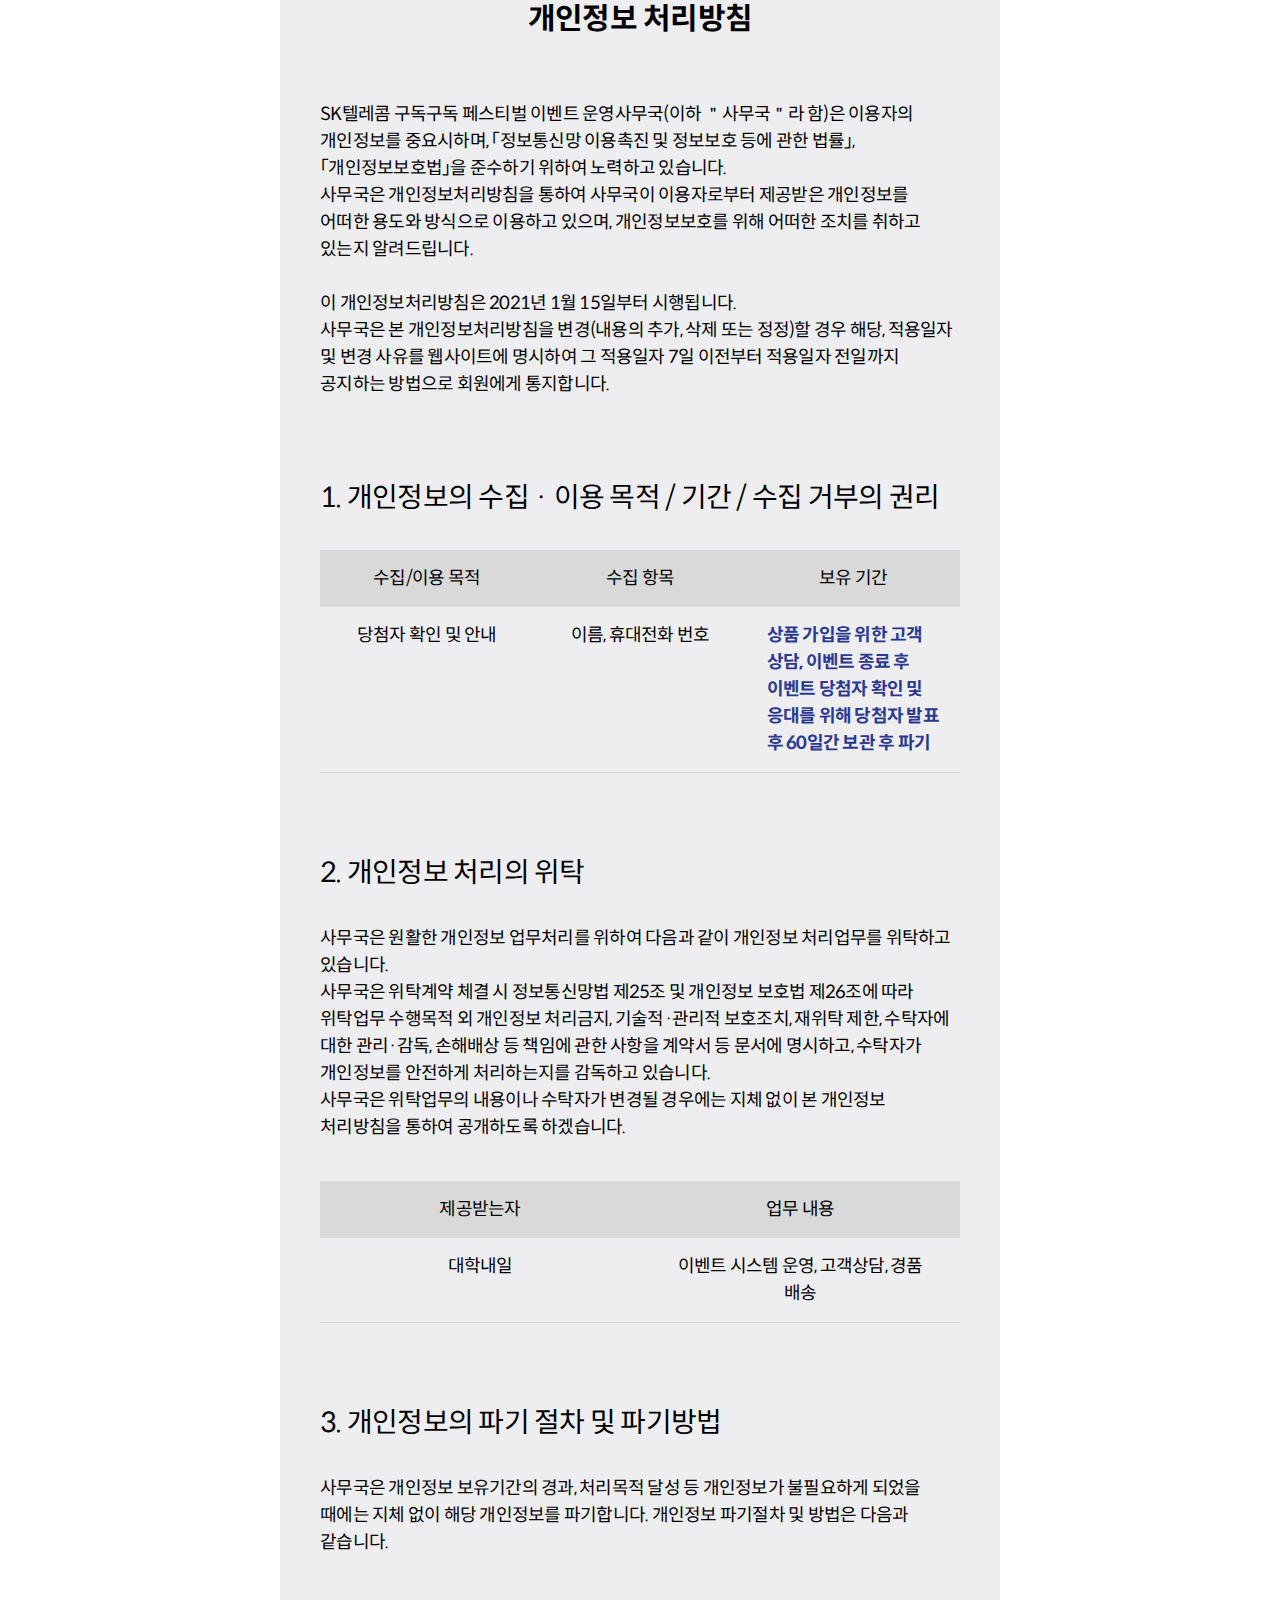
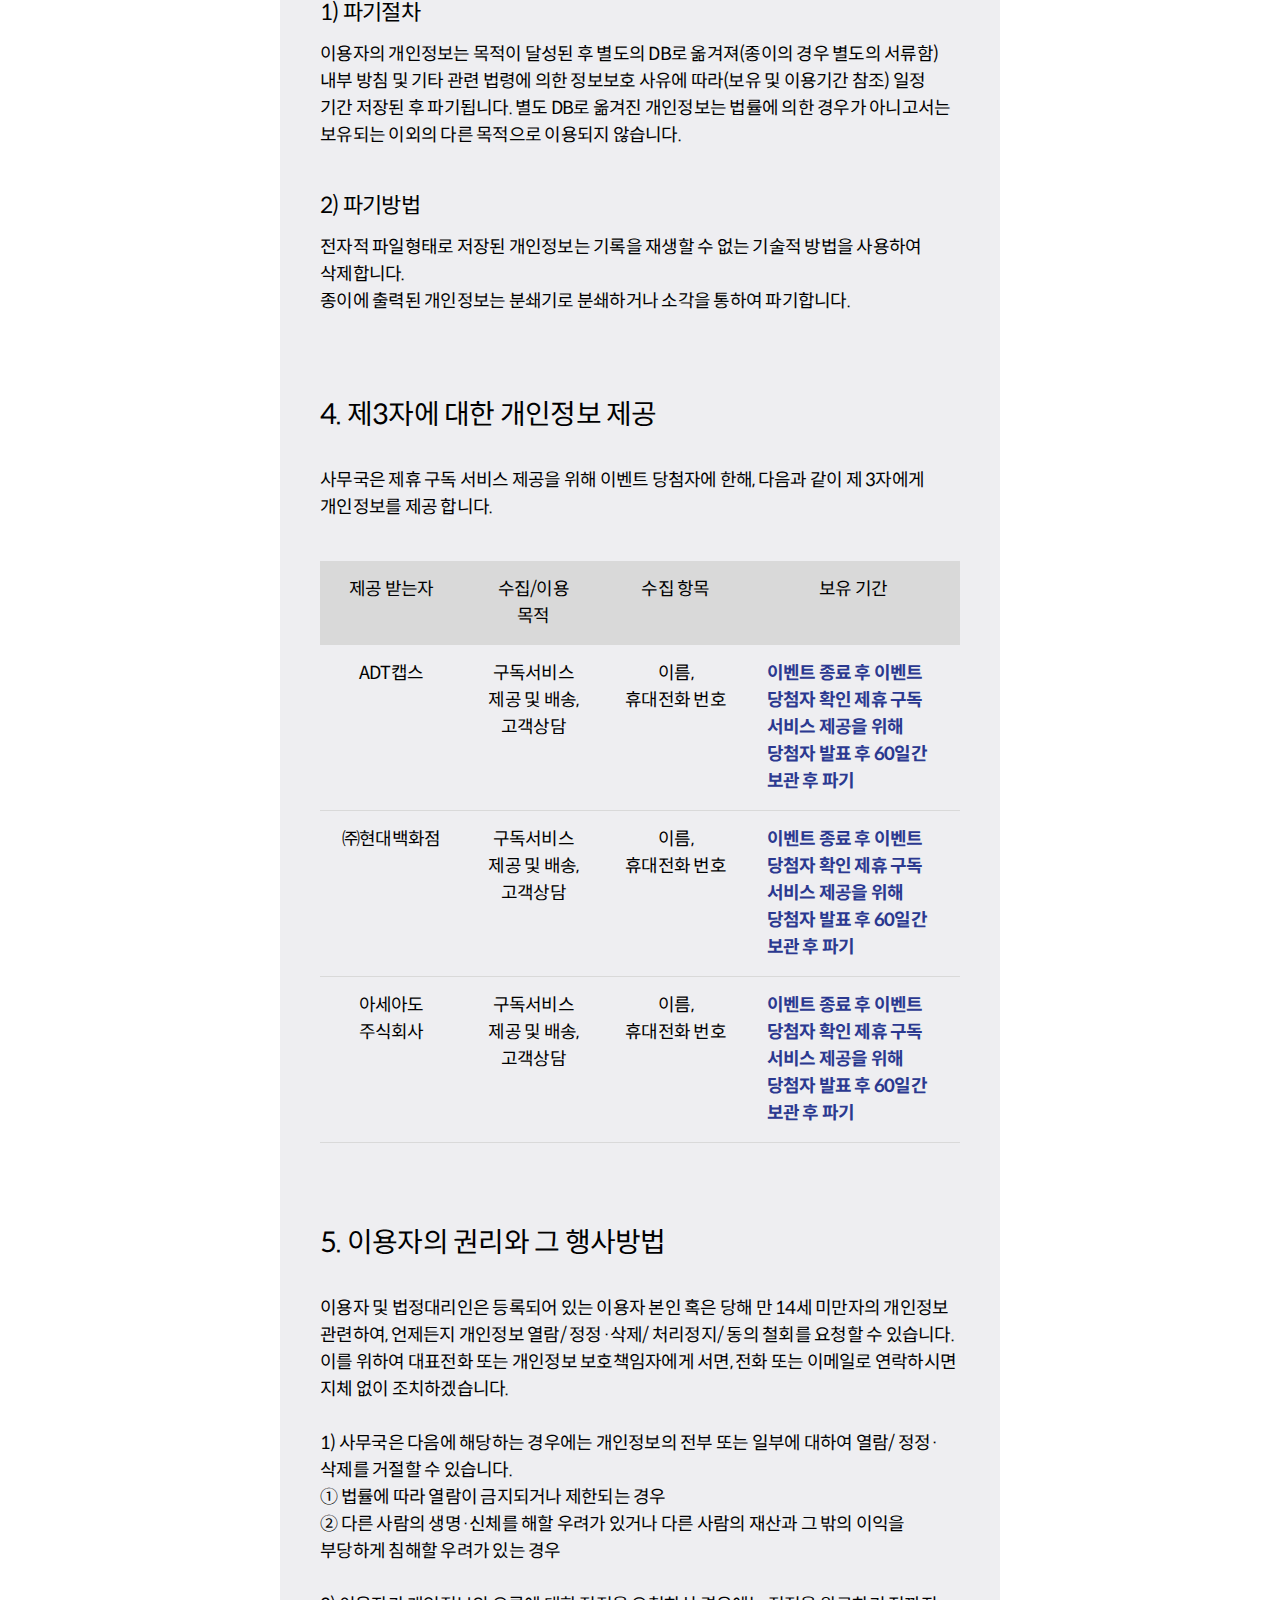
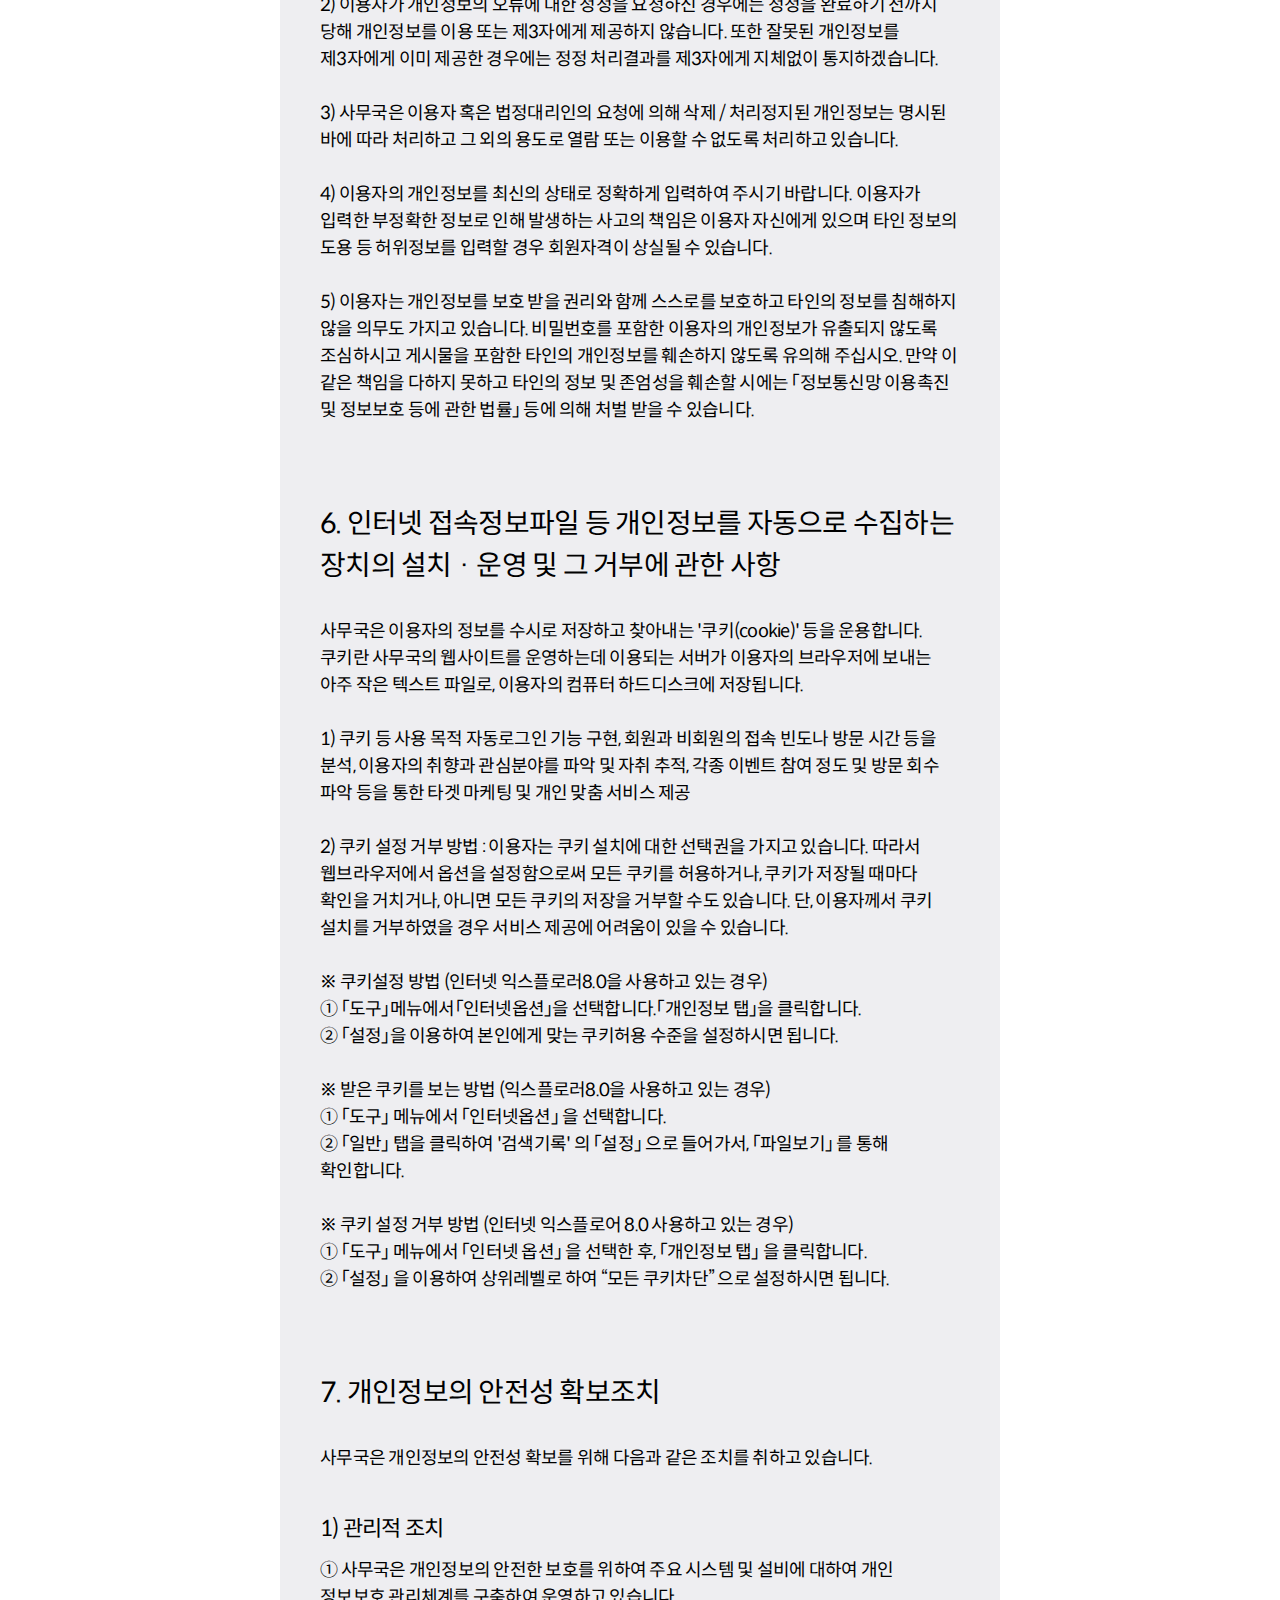
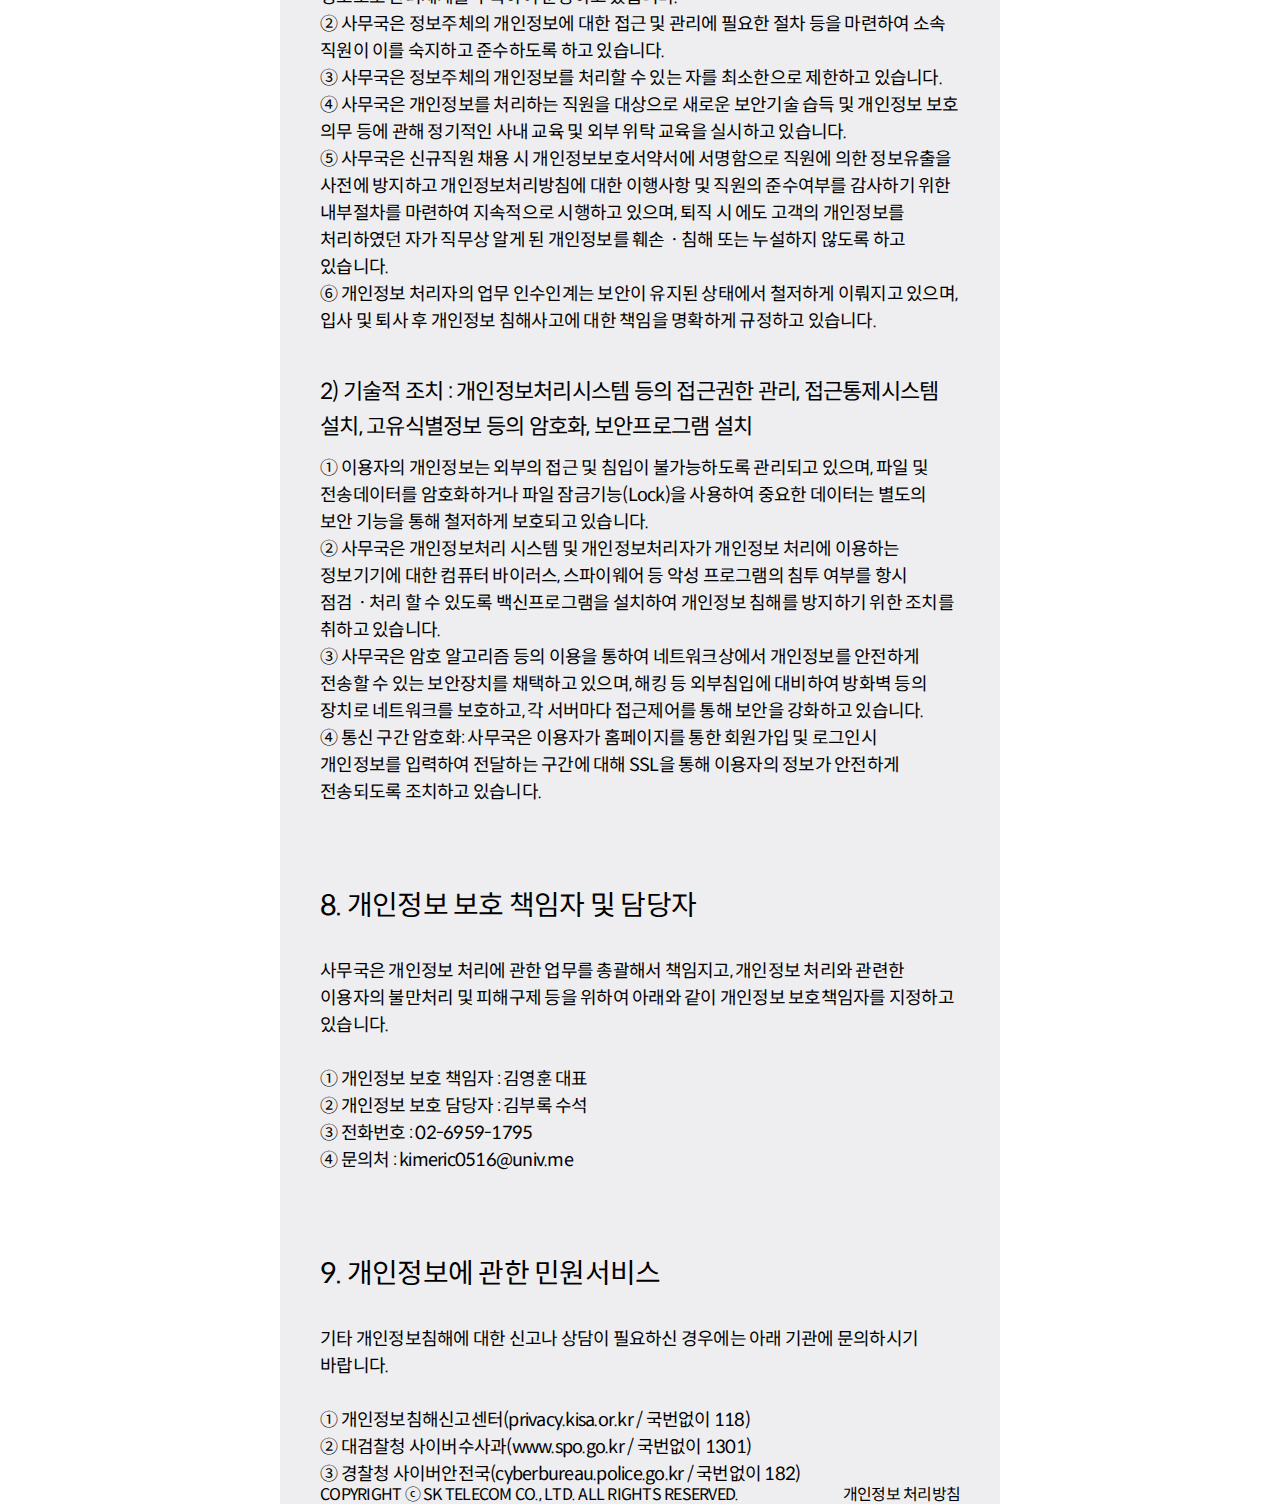
<file: views/html/policy.html>
<!Doctype html>
<html lang="ko">
    <head>
        <title>갤럭시 퀀텀2와 SK텔레콤의 구독구독 페스티벌</title>
        <meta charset="utf-8">
        <meta http-equiv="x-ua-compatible" content="IE=edge">
        <meta name="viewport" content="width=device-width, initial-scale=1.0, maximum-scale=1.0, minimum-scale=1.0, user-scalable=no">
        <meta name="format-detection" content="telephone=no"> <!-- remove phone number style in micrtEdge -->
        <meta name="author" content="univEBIZ_ZOoOe">
        <meta name="keywords" content="구독구독, 구독구독 페스티벌, SK텔레콤 구독 서비스, 구독 서비스">
        <meta name="description" content="갤럭시 퀀텀2 구매하고 생활에 안심을 더해 줄 구독 혜택을 만나 보세요">

        <meta property="og:type" content="website">
        <meta property="og:url" content="">
        <meta property="og:site_name" content="" >
        <meta property="og:title" content="갤럭시 퀀텀2와 SK텔레콤의 구독구독 페스티벌">
        <meta property="og:description" content="갤럭시 퀀텀2 구매하고 생활에 안심을 더해 줄 구독 혜택을 만나 보세요">
        <meta property="og:image" content="../../content/images/og.png">
        <meta property="og:image:width" content="600">
        <meta property="og:image:height" content="315">
        
        <meta name="twitter:card" content="summary">
        <meta name="twitter:site" content="">
        <meta property="twitter:title" content="갤럭시 퀀텀2와 SK텔레콤의 구독구독 페스티벌">
        <meta property="twitter:description" content="갤럭시 퀀텀2 구매하고 생활에 안심을 더해 줄 구독 혜택을 만나 보세요">
        <meta property="twitter:image" content="../../content/images/og.png">
        
        <link rel="icon" type="image/png" href="">
        <link rel="shortcut icon" type="image/png" href="">

        <link href="../../content/styles/style.css" rel="stylesheet">
        <link href="../../content/styles/content.css" rel="stylesheet">

        <script src="../../content/scripts/jquery-3.5.1.min.js"></script>
    </head>
    <body>
        <!-- main : policy START -->
        <div id="wrap">
            <main class="policy-area lightgrey">
                <div class="grid">
                    <h3 class="fs30 txt-cnt">개인정보 처리방침</h3>
                    <p class="policy-txt pt60 fs18">SK텔레콤 구독구독 페스티벌 이벤트 운영사무국(이하 ＂사무국＂라 함)은 이용자의 개인정보를 중요시하며, 「정보통신망 이용촉진 및 정보보호 등에 관한 법률」, 「개인정보보호법」을 준수하기 위하여 노력하고 있습니다.<br>사무국은 개인정보처리방침을 통하여 사무국이 이용자로부터 제공받은 개인정보를 어떠한 용도와 방식으로 이용하고 있으며, 개인정보보호를 위해 어떠한 조치를 취하고 있는지 알려드립니다.<br><br>이 개인정보처리방침은 2021년 1월 15일부터 시행됩니다.<br>사무국은 본 개인정보처리방침을 변경(내용의 추가, 삭제 또는 정정)할 경우 해당, 적용일자 및 변경 사유를 웹사이트에 명시하여 그 적용일자 7일 이전부터 적용일자 전일까지 공지하는 방법으로 회원에게 통지합니다.</p>
                    <dl class="policy-wrap">
                        <dt class="fs28 policy-hd-tit">1. 개인정보의 수집 · 이용 목적 / 기간 / 수집 거부의 권리</dt>
                        <dd>
                            <table class="fs18 mt0 mb0 policy-tbl">
                                <colgroup>
                                    <col class="col33">
                                    <col class="col33">
                                    <col class="col33">
                                </colgroup>
                                <thead>
                                    <tr>
                                        <th>수집/이용 목적</th>
                                        <th>수집 항목</th>
                                        <th>보유 기간</th>
                                    </tr>
                                </thead>
                                <tbody>
                                    <tr>
                                        <td class="txt-cnt">당첨자 확인 및 안내</td>
                                        <td class="txt-cnt">이름, 휴대전화 번호</td>
                                        <td class="fw700 fc-indigo">상품 가입을 위한 고객 상담, 이벤트 종료 후 이벤트 당첨자 확인 및 응대를 위해 당첨자 발표 후 60일간 보관 후 파기</td>
                                    </tr>
                                </tbody>
                            </table>
                        </dd>
                    </dl>
                    <dl class="policy-wrap">
                        <dt class="fs28 policy-hd-tit">2. 개인정보 처리의 위탁</dt>
                        <dd>
                            <p class="fs18 policy-txt">사무국은 원활한 개인정보 업무처리를 위하여 다음과 같이 개인정보 처리업무를 위탁하고 있습니다.<br>사무국은 위탁계약 체결 시 정보통신망법 제25조 및 개인정보 보호법 제26조에 따라 위탁업무 수행목적 외 개인정보 처리금지, 기술적·관리적 보호조치, 재위탁 제한, 수탁자에 대한 관리·감독, 손해배상 등 책임에 관한 사항을 계약서 등 문서에 명시하고, 수탁자가 개인정보를 안전하게 처리하는지를 감독하고 있습니다.<br>사무국은 위탁업무의 내용이나 수탁자가 변경될 경우에는 지체 없이 본 개인정보 처리방침을 통하여 공개하도록 하겠습니다.</p>
                            <table class="fs18 mb0 policy-tbl">
                                <colgroup>
                                    <col class="col50">
                                    <col class="col50">
                                </colgroup>
                                <thead>
                                    <tr>
                                        <th>제공받는자</th>
                                        <th>업무 내용</th>
                                    </tr>
                                </thead>
                                <tbody>
                                    <tr>
                                        <td class="txt-cnt">대학내일</td>
                                        <td class="txt-cnt">이벤트 시스템 운영, 고객상담, 경품 배송</td>
                                    </tr>
                                </tbody>
                            </table>
                        </dd>
                    </dl>
                    <dl class="policy-wrap">
                        <dt class="fs28 policy-hd-tit">3. 개인정보의 파기 절차 및 파기방법</dt>
                        <dd>
                            <p class="fs18 policy-txt">사무국은 개인정보 보유기간의 경과, 처리목적 달성 등 개인정보가 불필요하게 되었을 때에는 지체 없이 해당 개인정보를 파기합니다. 개인정보 파기절차 및 방법은 다음과 같습니다.</p>
                            <strong class="fs22 policy-sub-tit">1) 파기절차</strong>
                            <p class="fs18 policy-txt">이용자의 개인정보는 목적이 달성된 후 별도의 DB로 옮겨져(종이의 경우 별도의 서류함) 내부 방침 및 기타 관련 법령에 의한 정보보호 사유에 따라(보유 및 이용기간 참조) 일정 기간 저장된 후 파기됩니다. 별도 DB로 옮겨진 개인정보는 법률에 의한 경우가 아니고서는 보유되는 이외의 다른 목적으로 이용되지 않습니다.</p>
                            <strong class="policy-sub-tit">2) 파기방법</strong>
                            <p class="fs18 policy-txt">전자적 파일형태로 저장된 개인정보는 기록을 재생할 수 없는 기술적 방법을 사용하여 삭제합니다.<br>종이에 출력된 개인정보는 분쇄기로 분쇄하거나 소각을 통하여 파기합니다.</p>
                        </dd>
                    </dl>
                    <dl class="policy-wrap">
                        <dt class="fs28 policy-hd-tit">4. 제3자에 대한 개인정보 제공</dt>
                        <dd>
                            <p class="fs18 policy-txt">사무국은 제휴 구독 서비스 제공을 위해  이벤트 당첨자에 한해, 다음과 같이 제 3자에게 개인정보를 제공 합니다.</p>
                            <table class="fs18 mb0 policy-tbl">
                                <colgroup>
                                    <col class="col20">
                                    <col class="col20">
                                    <col class="col20">
                                    <col class="col30">
                                </colgroup>
                                <thead>
                                    <tr>
                                        <th>제공 받는자</th>
                                        <th>수집/이용 목적</th>
                                        <th>수집 항목</th>
                                        <th>보유 기간</th>
                                    </tr>
                                </thead>
                                <tbody>
                                    <tr>
                                        <td class="txt-cnt">ADT캡스</td>
                                        <td class="txt-cnt">구독서비스 제공 및 배송, 고객상담</td>
                                        <td class="txt-cnt">이름, 휴대전화 번호</td>
                                        <td class="fw700 fc-indigo">이벤트 종료 후 이벤트 당첨자 확인 제휴 구독 서비스 제공을 위해 당첨자 발표 후 60일간 보관 후 파기</td>
                                    </tr>
                                    <tr>
                                        <td class="txt-cnt">㈜현대백화점</td>
                                        <td class="txt-cnt">구독서비스 제공 및 배송, 고객상담</td>
                                        <td class="txt-cnt">이름, 휴대전화 번호</td>
                                        <td class="fw700 fc-indigo">이벤트 종료 후 이벤트 당첨자 확인 제휴 구독 서비스 제공을 위해 당첨자 발표 후 60일간 보관 후 파기</td>
                                    </tr>
                                    <tr>
                                        <td class="txt-cnt">아세아도 주식회사</td>
                                        <td class="txt-cnt">구독서비스 제공 및 배송, 고객상담</td>
                                        <td class="txt-cnt">이름, 휴대전화 번호</td>
                                        <td class="fw700 fc-indigo">이벤트 종료 후 이벤트 당첨자 확인 제휴 구독 서비스 제공을 위해 당첨자 발표 후 60일간 보관 후 파기</td>
                                    </tr>
                                </tbody>
                            </table>
                        </dd>
                    </dl>
                    <dl class="policy-wrap">
                        <dt class="fs28 policy-hd-tit">5. 이용자의 권리와 그 행사방법</dt>
                        <dd>
                            <p class="fs18 policy-txt">이용자 및 법정대리인은 등록되어 있는 이용자 본인 혹은 당해 만 14세 미만자의 개인정보 관련하여, 언제든지 개인정보 열람/ 정정·삭제/ 처리정지/ 동의 철회를 요청할 수 있습니다.<br>이를 위하여 대표전화 또는 개인정보 보호책임자에게 서면, 전화 또는 이메일로 연락하시면 지체 없이 조치하겠습니다.<br><br>1) 사무국은 다음에 해당하는 경우에는 개인정보의 전부 또는 일부에 대하여 열람/ 정정·삭제를 거절할 수 있습니다.<br>① 법률에 따라 열람이 금지되거나 제한되는 경우<br>② 다른 사람의 생명·신체를 해할 우려가 있거나 다른 사람의 재산과 그 밖의 이익을 부당하게 침해할 우려가 있는 경우<br><br>2) 이용자가 개인정보의 오류에 대한 정정을 요청하신 경우에는 정정을 완료하기 전까지 당해 개인정보를 이용 또는 제3자에게 제공하지 않습니다. 또한 잘못된 개인정보를 제3자에게 이미 제공한 경우에는 정정 처리결과를 제3자에게 지체없이 통지하겠습니다.<br><br>3) 사무국은 이용자 혹은 법정대리인의 요청에 의해 삭제 / 처리정지된 개인정보는 명시된 바에 따라 처리하고 그 외의 용도로 열람 또는 이용할 수 없도록 처리하고 있습니다.<br><br>4) 이용자의 개인정보를 최신의 상태로 정확하게 입력하여 주시기 바랍니다. 이용자가 입력한 부정확한 정보로 인해 발생하는 사고의 책임은 이용자 자신에게 있으며 타인 정보의 도용 등 허위정보를 입력할 경우 회원자격이 상실될 수 있습니다.<br><br>5) 이용자는 개인정보를 보호 받을 권리와 함께 스스로를 보호하고 타인의 정보를 침해하지 않을 의무도 가지고 있습니다. 비밀번호를 포함한 이용자의 개인정보가 유출되지 않도록 조심하시고 게시물을 포함한 타인의 개인정보를 훼손하지 않도록 유의해 주십시오. 만약 이 같은 책임을 다하지 못하고 타인의 정보 및 존엄성을 훼손할 시에는 「정보통신망 이용촉진 및 정보보호 등에 관한 법률」 등에 의해 처벌 받을 수 있습니다.</p>
                        </dd>
                    </dl>
                    <dl class="policy-wrap">
                        <dt class="fs28 policy-hd-tit">6. 인터넷 접속정보파일 등 개인정보를 자동으로 수집하는 장치의 설치 · 운영 및 그 거부에 관한 사항</dt>
                        <dd>
                            <p class="fs18 policy-txt">사무국은 이용자의 정보를 수시로 저장하고 찾아내는 '쿠키(cookie)' 등을 운용합니다. 쿠키란 사무국의 웹사이트를 운영하는데 이용되는 서버가 이용자의 브라우저에 보내는 아주 작은 텍스트 파일로, 이용자의 컴퓨터 하드디스크에 저장됩니다.<br><br>1) 쿠키 등 사용 목적 자동로그인 기능 구현, 회원과 비회원의 접속 빈도나 방문 시간 등을 분석, 이용자의 취향과 관심분야를 파악 및 자취 추적, 각종 이벤트 참여 정도 및 방문 회수 파악 등을 통한 타겟 마케팅 및 개인 맞춤 서비스 제공<br><br>2) 쿠키 설정 거부 방법 : 이용자는 쿠키 설치에 대한 선택권을 가지고 있습니다. 따라서 웹브라우저에서 옵션을 설정함으로써 모든 쿠키를 허용하거나, 쿠키가 저장될 때마다 확인을 거치거나, 아니면 모든 쿠키의 저장을 거부할 수도 있습니다. 단, 이용자께서 쿠키 설치를 거부하였을 경우 서비스 제공에 어려움이 있을 수 있습니다.<br><br>※ 쿠키설정 방법 (인터넷 익스플로러8.0을 사용하고 있는 경우)<br>① 「도구」메뉴에서「인터넷옵션」을 선택합니다.「개인정보 탭」을 클릭합니다.<br>② 「설정」을 이용하여 본인에게 맞는 쿠키허용 수준을 설정하시면 됩니다.<br><br>※ 받은 쿠키를 보는 방법 (익스플로러8.0을 사용하고 있는 경우)<br>① 「도구」 메뉴에서 「인터넷옵션」 을 선택합니다.<br>② 「일반」 탭을 클릭하여 '검색기록' 의 「설정」 으로 들어가서, 「파일보기」 를 통해 확인합니다.<br><br>※ 쿠키 설정 거부 방법 (인터넷 익스플로어 8.0 사용하고 있는 경우)<br>① 「도구」 메뉴에서 「인터넷 옵션」 을 선택한 후, 「개인정보 탭」 을 클릭합니다.<br>② 「설정」 을 이용하여 상위레벨로 하여 “모든 쿠키차단” 으로 설정하시면 됩니다.</p>
                        </dd>
                    </dl>
                    <dl class="policy-wrap">
                        <dt class="fs28 policy-hd-tit">7. 개인정보의 안전성 확보조치</dt>
                        <dd>
                            <p class="fs18 policy-txt">사무국은 개인정보의 안전성 확보를 위해 다음과 같은 조치를 취하고 있습니다.</p>
                            <strong class="fs22 policy-sub-tit">1) 관리적 조치</strong>
                            <p class="fs18 policy-txt">① 사무국은 개인정보의 안전한 보호를 위하여 주요 시스템 및 설비에 대하여 개인 정보보호 관리체계를 구축하여 운영하고 있습니다.<br>② 사무국은 정보주체의 개인정보에 대한 접근 및 관리에 필요한 절차 등을 마련하여 소속 직원이 이를 숙지하고 준수하도록 하고 있습니다.<br>③ 사무국은 정보주체의 개인정보를 처리할 수 있는 자를 최소한으로 제한하고 있습니다.<br>④ 사무국은 개인정보를 처리하는 직원을 대상으로 새로운 보안기술 습득 및 개인정보 보호 의무 등에 관해 정기적인 사내 교육 및 외부 위탁 교육을 실시하고 있습니다.<br>⑤ 사무국은 신규직원 채용 시 개인정보보호서약서에 서명함으로 직원에 의한 정보유출을 사전에 방지하고 개인정보처리방침에 대한 이행사항 및 직원의 준수여부를 감사하기 위한 내부절차를 마련하여 지속적으로 시행하고 있으며, 퇴직 시 에도 고객의 개인정보를 처리하였던 자가 직무상 알게 된 개인정보를 훼손ㆍ침해 또는 누설하지 않도록 하고 있습니다.<br>⑥ 개인정보 처리자의 업무 인수인계는 보안이 유지된 상태에서 철저하게 이뤄지고 있으며, 입사 및 퇴사 후 개인정보 침해사고에 대한 책임을 명확하게 규정하고 있습니다.</p>
                            <strong class="fs22 policy-sub-tit">2) 기술적 조치 : 개인정보처리시스템 등의 접근권한 관리, 접근통제시스템 설치, 고유식별정보 등의 암호화, 보안프로그램 설치</strong>
                            <p class="fs18 policy-txt">① 이용자의 개인정보는 외부의 접근 및 침입이 불가능하도록 관리되고 있으며, 파일 및 전송데이터를 암호화하거나 파일 잠금기능(Lock)을 사용하여 중요한 데이터는 별도의 보안 기능을 통해 철저하게 보호되고 있습니다.<br>② 사무국은 개인정보처리 시스템 및 개인정보처리자가 개인정보 처리에 이용하는 정보기기에 대한 컴퓨터 바이러스, 스파이웨어 등 악성 프로그램의 침투 여부를 항시 점검ㆍ처리 할 수 있도록 백신프로그램을 설치하여 개인정보 침해를 방지하기 위한 조치를 취하고 있습니다.<br>③ 사무국은 암호 알고리즘 등의 이용을 통하여 네트워크상에서 개인정보를 안전하게 전송할 수 있는 보안장치를 채택하고 있으며, 해킹 등 외부침입에 대비하여 방화벽 등의 장치로 네트워크를 보호하고, 각 서버마다 접근제어를 통해 보안을 강화하고 있습니다.<br>④ 통신 구간 암호화: 사무국은 이용자가 홈페이지를 통한 회원가입 및 로그인시 개인정보를 입력하여 전달하는 구간에 대해 SSL을 통해 이용자의 정보가 안전하게 전송되도록 조치하고 있습니다.</p>
                        </dd>
                    </dl>
                    <dl class="policy-wrap">
                        <dt class="fs28 policy-hd-tit">8. 개인정보 보호 책임자 및 담당자</dt>
                        <dd>
                            <p class="fs18 policy-txt">사무국은 개인정보 처리에 관한 업무를 총괄해서 책임지고, 개인정보 처리와 관련한 이용자의 불만처리 및 피해구제 등을 위하여 아래와 같이 개인정보 보호책임자를 지정하고 있습니다.<br><br>① 개인정보 보호 책임자 : 김영훈 대표<br>② 개인정보 보호 담당자 : 김부록 수석<br>③ 전화번호 : 02-6959-1795<br>④ 문의처 : kimeric0516@univ.me</p>
                        </dd>
                    </dl>
                    <dl class="policy-wrap">
                        <dt class="fs28 policy-hd-tit">9. 개인정보에 관한 민원서비스</dt>
                        <dd>
                            <p class="fs18 policy-txt">기타 개인정보침해에 대한 신고나 상담이 필요하신 경우에는 아래 기관에 문의하시기 바랍니다.<br><br>① 개인정보침해신고센터(privacy.kisa.or.kr / 국번없이 118)<br>② 대검찰청 사이버수사과(www.spo.go.kr / 국번없이 1301)<br>③ 경찰청 사이버안전국(cyberbureau.police.go.kr / 국번없이 182)</p>
                        </dd>
                    </dl>
                </div>
            </main>
            <!-- footer START -->
            <footer class="lightgrey mb0">
                <div class="grid">
                    <div class="ft-info-box flex-box flex-spc__btw">
                        <p class="ft-info__txt fs16">COPYRIGHT ⓒ SK TELECOM CO., LTD. ALL RIGHTS RESERVED.</p>
                        <a href="policy.html" class="ft-info__btn fs16">개인정보 처리방침</a>
                    </div>
                </div> <!-- //grid -->
            </footer>
            <!-- //footer END -->
        </div>
        <!-- //main : policy END -->
    </body>
</html>
</file>
<file: content/styles/style.css>
@charset "utf-8";

/*==============================================

    --------------------------------------------
    * Date  :   2021.04.07
    * Name  :   style.css
    --------------------------------------------

    - css list -

    01. font.css
    02. reset.css
    03. layout.css

==============================================*/

@import "fonts.css";
@import "reset.css";
@import "layout.css";
</file>
<file: content/styles/content.css>
@charset "utf-8";

/*============================================================
common elements
============================================================*/
/* layout
============================================================*/
#wrap {
    overflow: hidden;
    position: relative;
    margin: 0 auto  ;
    max-width: 720px;
    background-color: #eeeef1;
}
/* font style
============================================================*/
.highlight-txt {
    display: inline-block;
    line-height: 1;
    background-color: #c3d3f8;
}
.em-line-txt {
    display: inline-block;
    border-bottom: 1px solid #000;
}
.delete-txt {
    text-decoration: line-through;
}
/* button
============================================================*/
[class^="rect-btn__"] {
    text-align: center;
}
.rect-btn__primary {
    display: block;
    padding: 2.4rem 0 2.3rem;
    width: 100%;
    font-weight: 700;
    font-size: 2.3rem;
    border-radius: 0.5rem;
}

@media screen and (max-width: 575.98px) {
    .rect-btn__primary {
        font-size: 2.1rem;
    }
}
/* toggle information list
============================================================*/
.tgl-info-row + .tgl-info-row {
    padding-top: 2rem;
}
.tgl-info-tit {
    display: block;
    padding-right: 2.5rem;
    background-repeat: no-repeat;
    background-position: center right;
    background-size: 1.25rem;
    background-image: url("../images/toggle-info-unfold-arw.png");
}
.tgl-info-tit.fold {
    background-image: url("../images/toggle-info-fold-arw.png");
}
.tgl-info-txt {
    display: none;
    padding-top: 0.5rem;
    color: #999;
}

@media screen and (max-width: 575.98px) {
    .tgl-info-tit {
        font-size: 1.35rem;
    }
}
/* form elements
============================================================*/
.form-row {
    padding-top: 3rem;
}
.form-label {
    display: block;
    padding-bottom: 1rem;
    line-height: 1;
    color: #999;
}
.form-el-box {
    position: relative;
}
.form-withbtn {
    position: absolute;
    top: 0;
    right: 0;
}
.form-input-txt {
    display: block;
    padding-bottom: 1rem;
    width: 100%;
    height: 3rem;
    line-height: 1;
    border-bottom: 1px solid #d0d0d2;
}
.form-input-txt.withbtn {
    padding-right: 8,5rem;
}
.form-input-check {
    position: relative;
}
.form-input-check input[type="checkbox"] {
    overflow: hidden;
    position: absolute;
    margin: -1px;
    width: 1px;
    height: 1px;
    clip: rect(0 0 0 0);
}
.form-input-check label {
    display: inline-block;
    position: relative;
    padding-left: 3.5rem;
}
.form-input-check label::before {
    content: "";
    position: absolute;
    top: 0;
    left: 0;
    width: 2.5rem;
    height: 2.5rem;
    background: #fff url("../images/form-check-ico-unchecked.png") no-repeat center;
    background-size: 100%;
    border-radius: 100%;
}
.form-input-check input[type="checkbox"]:checked + label::before {
    background: #2b3990 url("../images/form-check-ico-checked.png") no-repeat center;
    background-size: 100%;
}
.form-check-detail-btn {
    display: inline-block;
    padding-bottom: 5px;
    margin-top: 1rem;
    margin-left: 3.5rem;
    line-height: 1;
    color: #333;
    border-bottom: 1px solid #333;
}

<<<<<<< HEAD
@media screen and (max-width: 575.98px) {
=======
@media screen and (max-width: 575.98px) { /* 0412 2차 zoe 추가 */
>>>>>>> fd88ac6c0433f69b1dd41e23399a24d0955513ba
    .form-input-txt {
        height: 3.5rem;
    }
}
/* animation
============================================================*/
@-webkit-keyframes heartBeatAni {
    0%, 20% {
        -webkit-transform: translateX(-50%) scale(1);
        transform: translateX(-50%) scale(1);
    }
    10%, 30% {
        -webkit-transform: translateX(-50%) scale(1.2);
        transform: translateX(-50%) scale(1.2);
    }
}
@keyframes heartBeatAni {
    0%, 20% {
        -webkit-transform: translateX(-50%) scale(1);
        transform: translateX(-50%) scale(1);
    }
    10%, 30% {
        -webkit-transform: translateX(-50%) scale(1.2);
        transform: translateX(-50%) scale(1.2);
    }
}

/*============================================================
footer
============================================================*/
footer {
    padding: 3rem 0;
    margin-bottom: 12.5rem;
    text-align: center;
    border-top: 1px solid #d6d6d6;
}
[class^="ft-info__"] {
    line-height: 1;
    color: #666;
}

@media screen and (max-width: 575.98px) {
    footer {
        margin-bottom: 11.25rem;
    }
}

/*============================================================
floating CTA box
============================================================*/
.float-cta-box {
    position: fixed;
    bottom: 0;
    left: 50%;
    -webkit-transform: translate(-50%, 100%);
    transform: translate(-50%, 100%);
    padding: 2.75rem 0;
    width: 720px;
    text-align: center;
    color: #fff;
    background-color: #2f354e;
    border-top-left-radius: 3.5rem;
    border-top-right-radius: 3.5rem;
    -webkit-transition: transform 0.5s ease;
    transition: transform 0.5s ease;
    z-index: 10;
}
.float-cta-list li {
    position: relative;
}
.float-cta-list li:first-child,
.float-cta-list li:last-child {
    width: 31.25%;
}
.float-cta-list li:nth-child(2) {
    width: 37.5%;
}
[class^="float-cta-btn"] {
    display: block;
}
[class^="float-cta-btn"] i {
    display: block;
    font-size: 0;
}
[class^="float-cta-btn"] .label {
    display: block;
    padding-top: 0.5rem;
}
.float-share-list {
    position: absolute;
    top: 0;
    right: 0;
}
.float-share-btn {
    display: block;
    margin-left: 0.5rem;
    width: 4rem;
    -webkit-transform: scale(0) rotate(20deg);
    transform: scale(0) rotate(20deg);
    font-size: 0;
    background-color: #2f354e;
    border-radius: 100%;
}

.float-cta-box.scrl-active {
    -webkit-transform: translate(-50%, 0);
    transform: translate(-50%, 0);
}
.float-share-list.active {
    top: -8rem;
}
.active .float-share-btn {
    -webkit-transform: scale(1) rotate(0);
    -webkit-transition: transform 0.5s cubic-bezier(0,.74,.41,1.39);
    transform: scale(1) rotate(0);
    transition: transform 0.5s cubic-bezier(0,.74,.41,1.39);
}
.active .float-share-btn.active-delay50 {
    transition-delay: 0.05s;
}
.active .float-share-btn.active-delay100 {
    transition-delay: 0.1s;
}
.active .float-share-btn.active-delay150 {
    transition-delay: 0.15s;
}
.active .float-share-btn.active-delay200 {
    transition-delay: 0.2s;
}

@media screen and (max-width: 720.98px) {
    .float-cta-box {
        width: 100%;
    }
}
@media screen and (max-width: 575.98px) {
    .float-cta-box {
       padding: 2rem 0;
    }
    [class^="float-cta-btn"] .label.fs30 {
        font-size: 1.6rem;
    }
    .float-share-btn {
        margin-left: 0.75rem;
        width: 5rem;
    }
}

/*============================================================
visual area
============================================================*/
.vsl-area {
    overflow: hidden;
    padding-top: 3rem;
    text-align: center;
    background: #eeeef1 url("../images/visual-bg.png") no-repeat center bottom;
    background-size: 100%;
}
.vsl-subtit {
    display: block;
    padding-bottom: 1.5rem;
    line-height: 1;
    color: #2b3990;
}
.vsl-tit-row__top {
    display: inline-block;
    position: relative;
}
.vsl-tit-row__top::before {
    content: "";
    position: absolute;
    top: 0;
    left: 50%;
    -webkit-transform: translateX(-50%);
    transform: translateX(-50%);
    width: 3rem;
    height: 100%;
    background: url("../images/visual-heart.png") no-repeat center;
    background-size: 100%;
    -webkit-animation: heartBeatAni 1s infinite;
    animation: heartBeatAni 1s infinite;
}
.vsl-tit-row__top span {
    display: inline-block;
    font-size: 4.3rem;
    letter-spacing: 0;
    vertical-align: top;
}
.vsl-tit-row__top span + span {
    padding-left: 4rem;
}
.vsl-tit-row__btm {
    display: block;
    padding-top: 0.5rem;
    font-size: 5.25rem;
    letter-spacing: -0.3px;
}
.vsl-txt-box {
    padding-top: 2rem;
}
.vsl-fig-box {
    font-size: 0;
}
.vsl-fig-box img {
    position: relative;
    max-width: initial;
    margin-top: -20%;
    margin-left: 10%;
    width: 137.5%;
}

@media screen and (-ms-high-contrast: active), (-ms-high-contrast: none) { /* 0419 zoe 추가 */
    .vsl-tit-row__top::before {
        left: 42%;
    }
}

/*============================================================
copy area
============================================================*/
.copy-area {
    padding: 3rem 0;
    text-align: center;
    letter-spacing: 0;
    color: #fff;
    background-color: #3b3c46;
}
.copy-tit {
    padding-bottom: 1.5rem;
}
.copy-tit-logo {
    max-width: initial;
    width: 20rem;
}

/*============================================================
intro area
============================================================*/
.intro-area {
    padding: 4rem 0;
}
.intro-hd {
    text-align: center;
}
.intro-hd-tit {
    letter-spacing: 0;
}
.intro-hd-tit__liner {
    position: relative;
    display: inline-block;
    background-color: transparent;
}
.intro-hd-tit__liner::before {
    content: "";
    position: absolute;
    bottom: 0;
    left: 0;
    width: 100%;
    height: 1rem;
    background-color: #c3d3f8;
}
.intro-hd-tit__liner span {
    position: relative;
    z-index: 1;
}
.intro-hd-tit__em {
    position: relative;
    display: inline-block;
    padding-right: 6.5rem;
    margin-top: 0.75rem;
}
.intro-hd-tit__em i {
    position: absolute;
    top: 50%;
    right: 0;
    -webkit-transform: translateY(-50%);
    transform: translateY(-50%);
    width: 5.75rem;
}
.intro-hd-txt {
    padding-top: 2rem;
    letter-spacing: 0;
}
.intro-hd-bubble {
    position: relative;
    padding: 1rem 0;
    margin-top: 1.5rem;
    background-color: #d7d8de;
    border-radius: 4rem;
}
.intro-hd-bubble::before {
    content: "";
    position: absolute;
    top: -0.6rem;
    left: 50%;
    -webkit-transform: translateX(1.75rem) rotate(45deg);
    transform: translateX(1.75rem) rotate(45deg);
    width: 1.25rem;
    height: 1.25rem;
    background-color: #d7d8de;
}
.intro-hd-bubble p {
    line-height: 1;
}
.brand-box {
    position: relative;
    margin-top: 3.5rem;
    padding: 2rem;
    height: 18rem;
    background-color: #fff;
    border-radius: 2rem;
    box-shadow: 0.75rem 0.75rem 0.5rem rgba(0, 0, 0, 0.15);
}
.brand-box:first-child {
    margin-top: 3rem;
    height: 20rem;
}
.brand-box + .brand-box::before,
.brand-box + .brand-box::after {
    content: "";
    position: absolute;
    left: 50%;
    -webkit-transform: translateX(-50%);
    transform: translateX(-50%);
    background-color: #99b9ff;
    border-radius: 3px;
}
.brand-box + .brand-box::before {
    top: -2.4rem;
    width: 6px;
    height: 1.5rem;
}
.brand-box + .brand-box::after {
    top: -1.8rem;
    width: 1.5rem;
    height: 6px;
}
.brand-label {
    display: inline-block;
    position: absolute;
    top: -4px;
    left: 3.5rem;
    width: 5rem;
}
.brand-dl dt {
    width: 35.7%;
}
.brand-dl dd {
    width: 64.3%;
}
.brand-dl-tit {
    display: block;
    padding: 0.5rem 0 0.75rem;
}
.brand-dl-desc {
    display: block;
}
.brand-detail-btn {
    display: block;
    position: absolute;
    bottom: 2rem;
    left: 2rem;
    width: calc(100% - 4rem);
    height: 4.25rem;
    text-align: center;
    color: #fff;
    border-radius: 2rem;
}
.brand-detail-btn .label {
    display: inline-block;
    padding-right: 2.5rem;
    line-height: 4.25rem;
    background: url("../images/brand-detail-btn-arw-white.png") no-repeat center right;
    background-size: 0.5rem;
}
.bonus-brand-box {
    height: auto;
    margin-top: 6rem;
    background-color: #eeeef1;
    border: 4px solid #d7d8de;
}
.brand-box + .bonus-brand-box::before {
    top: -6rem;
    width: calc(100% + 80px);
    height: 6rem;
    background: url("../images/brand-pb-line-bg.png") no-repeat center;
    background-size: 100%;
}
.bonus-brand-box::after {
    display: none;
}
.bonus-brand-box .brand-detail-btn {
    position: relative;
    bottom: auto;
    left: auto;
    margin-top: 1.5rem;
    width: 100%;
    color: #000 ;
    background-color: #99b9ff;
}
.bonus-brand-box .brand-detail-btn .label {
    background: url("../images/brand-detail-btn-arw.png") no-repeat center right;
    background-size: 0.5rem;
}
.bonus-brand-box dt {
    margin-top: 1.25rem;
}

@media screen and (min-width: 1200px) {
    .brand-detail-btn .label,
    .bonus-brand-box .brand-detail-btn .label {
        padding-right: 0;
        background: none;
        -webkit-transition: padding-right 0.35s cubic-bezier(.08,.86,.34,1.19);
        transition: padding-right 0.35s cubic-bezier(.08,.86,.34,1.19);
    }
    .brand-detail-btn:hover .label {
        padding-right: 2.5rem;
        background: url("../images/brand-detail-btn-arw-white.png") no-repeat center right;
        background-size: 0.5rem;
    }
    .bonus-brand-box .brand-detail-btn:hover .label {
        background: url("../images/brand-detail-btn-arw.png") no-repeat center right;
        background-size: 0.5rem;
    }
}
@media screen and (max-width: 575.98px) {
    .brand-box + .brand-box::before {
        width: 3px;
    }
    .brand-box + .brand-box::after {
        height: 3px;
    }
    .brand-label {
        top: -2px;
        left: 3rem;
    }
    .brand-dl dt {
        width: 30%;
    }
    .brand-dl dd {
        width: 70%;
    }
    .brand-detail-btn {
        height: 4.5rem;
    }
    .brand-detail-btn .label {
        line-height: 4.75rem;
    }
    .bonus-brand-box {
        border-width: 2px;
    }
    .brand-box + .bonus-brand-box::before {
        width: calc(100% + 30px);
    }
}

/*============================================================
guide area
============================================================*/
.guide-area {
    padding: 4rem 0;
}
.guide-dl + .guide-dl {
    padding-top: 3rem;
}
.guide-tit {
    padding-bottom: 0.75rem;
    line-height: 1;
}

@media screen and (max-width: 575.98px) {
    .guide-dl .fs26 {
        font-size: 1.4rem;
    }
}

/*============================================================
banner area
============================================================*/
.slick-dots {
    display: flex;
    flex-wrap: wrap;
    justify-content: center;
    align-items: center;
    position: absolute;
    bottom: 0.5rem;
    left: 0;
    width: 100%;
}
.slick-dots button {
    margin: 0 4px;
    width: 8px;
    height: 8px;
    font-size: 0;
    background-color: #fff;
    border-radius: 100%;
}
.slick-active button {
    background-color: #86afff;
}

@media screen and (max-width: 575.98px) {
    .slick-dots {
        bottom: 1rem;
    }
    .slick-dots button {
        margin: 0 2.5px;
        width: 6px;
        height: 6px;
    }
}

/*============================================================
caution area
============================================================*/
.caution-area {
    padding: 3rem 0;
}
.caution-hd-tit {
    padding-bottom: 1rem;
    line-height: 1;
}
.caution-dl {
    padding-bottom: 3rem;
}
.caution-link {
    display: inline-block;
    border-bottom: 1px solid #2b3990;
}

/*============================================================
modal
============================================================*/
[class^="modal-wrap__"] {
    overflow: hidden;
    max-width: 30rem;
    background-color: #fff;
    border-radius: 3rem;
    box-shadow: 0.75rem 0.5rem 0.5rem rgba(0, 0, 0, 0.15);
}
[class^="modal-wrap__"] > .close-modal-btn {
    top: 1.9rem;
    right: 1.9rem;
    width: 1.9rem;
    height: 1.9rem;
}
[class^="modal-wrap__"] > .close-modal-btn::before,
[class^="modal-wrap__"] > .close-modal-btn::after {
    width: 100%;
    height: 4px;
    background-color: #fff;
}
.modal-hd {
    padding: 2.75rem 0;
    text-align: center;
    color: #fff;
    background-color: #3b3c46;
}
.modal-cont {
    padding: 3rem 2rem;
}
.modal-btn-box .rect-btn__primary {
    border-radius: 0;
}
[class^="modal-wrap__"] .brand-detail-btn .label {
    padding-right: 1.5rem;
}

@media screen and (min-width: 1200px) {
    [class^="modal-wrap__"] .brand-detail-btn .label {
        padding-right: 0;
    }
    [class^="modal-wrap__"] .brand-detail-btn:hover .label {
        padding-right: 1.5rem;
    }
}
@media screen and (max-width: 600.98px) {
    [class^="modal-wrap__"] {
        max-width: initial;
        width: calc(100% - 30px);
    }
    [class^="modal-wrap__"] > .close-modal-btn::before,
    [class^="modal-wrap__"] > .close-modal-btn::after {
        height: 2px;
    }
}
/* brand detail modal
============================================================*/
.close-modal-btn__brand::before,
.close-modal-btn__brand::after {
    background-color: #000 !important;
}
.modal-hd__brand {
    padding: 2rem 0;
    color: #000;
    background-color: #fff;
}
.modal-cont__brand {
    padding: 2rem;
}
.modal-brand-wrap {
    position: relative;
}
.modal-brand-hd {
    position: absolute;
    top: 0;
    left: 0;
    padding: 2rem;
    width: 100%;
}
.modal-brand-tit {
    display: block;
    padding-bottom: 0.5rem;
    line-height: 1.25;
    color: #c3d3f8;
}
.modal-brand-copybox {
    display: inline-block;
    padding: 0.75rem 1rem;
    margin-top: 0.75rem;
    background-color: rgba(255, 255, 255, 0.3);
    border: 1px solid #fff;
}
.modal-brand-wrap .brand-detail-btn {
    position: absolute;
    bottom: 2rem;
    left: 2rem;
    background-color: #3b3c46;
}

/*============================================================
policy
============================================================*/
.policy-area {
    padding: 3rem 0;
}
[class^="modal-wrap__"] .policy-hd-tit {
    padding: 3rem 0 1.5rem;
}
</file>
